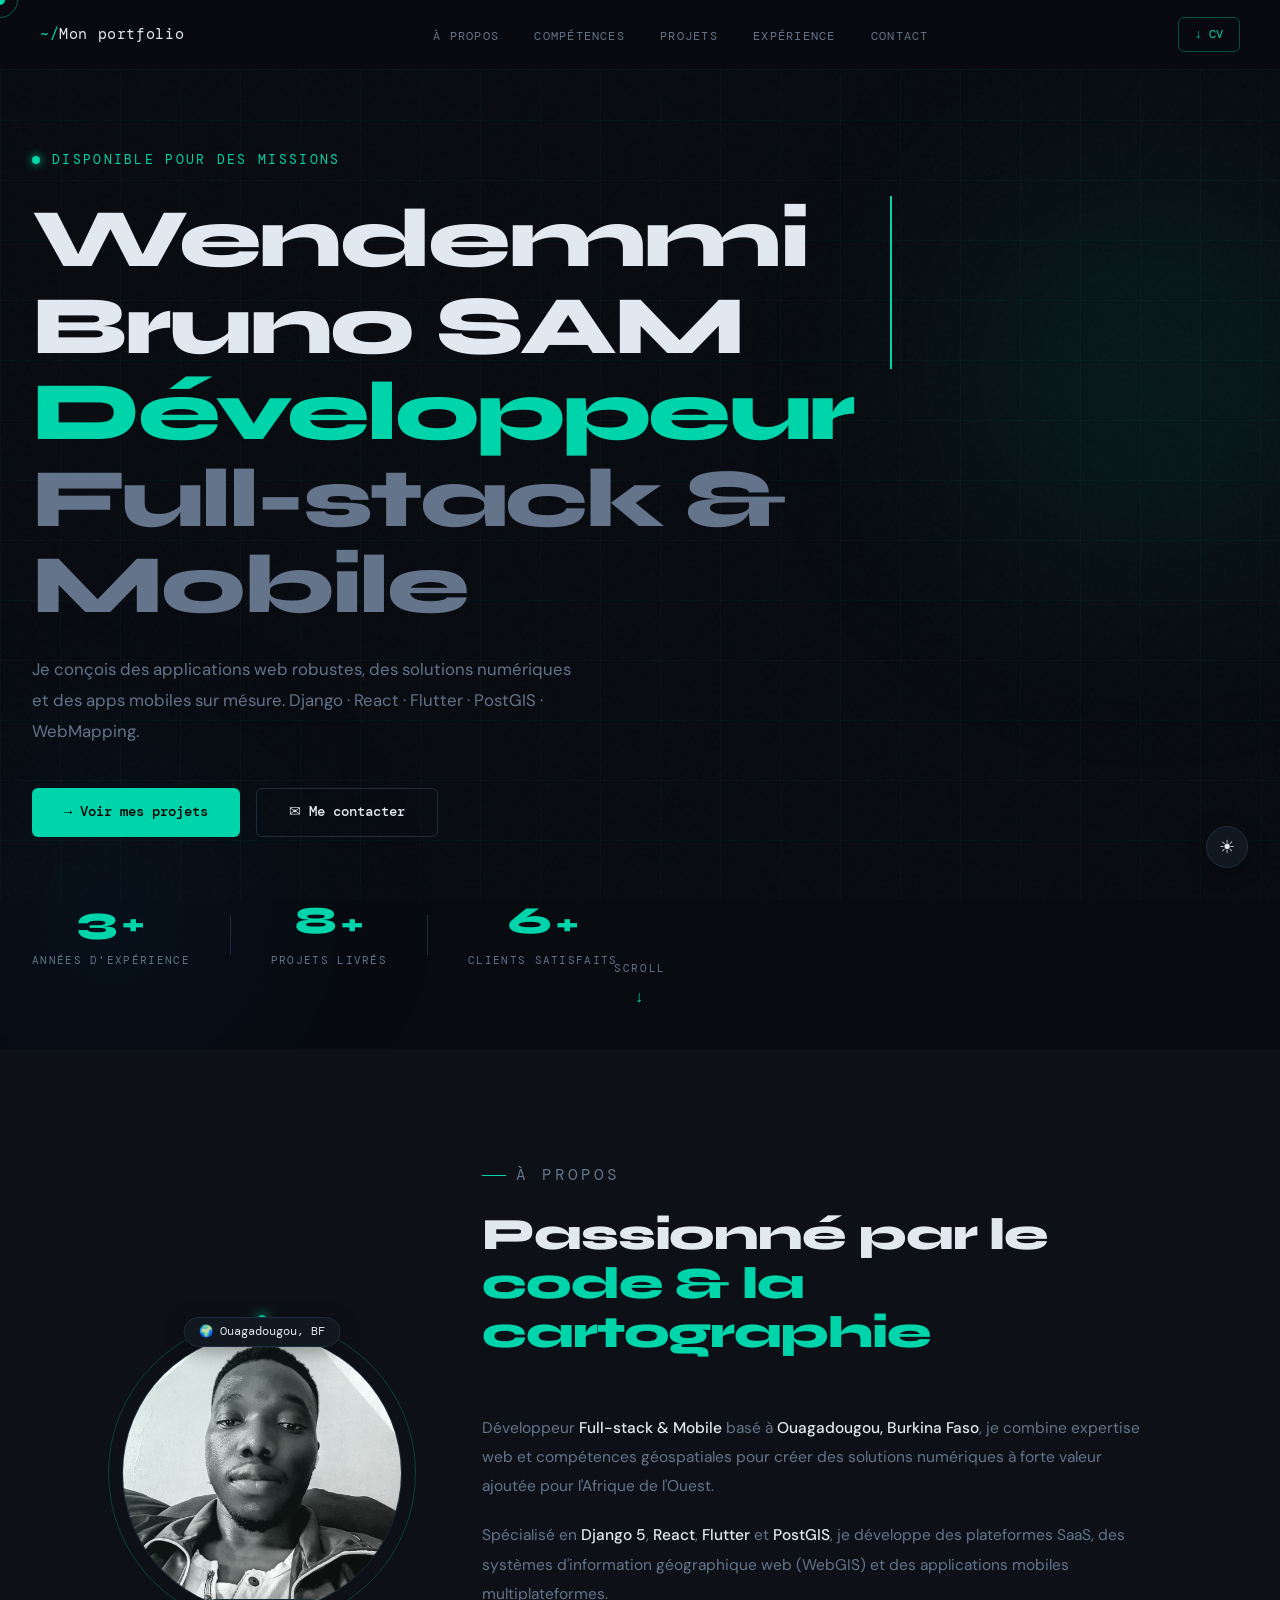
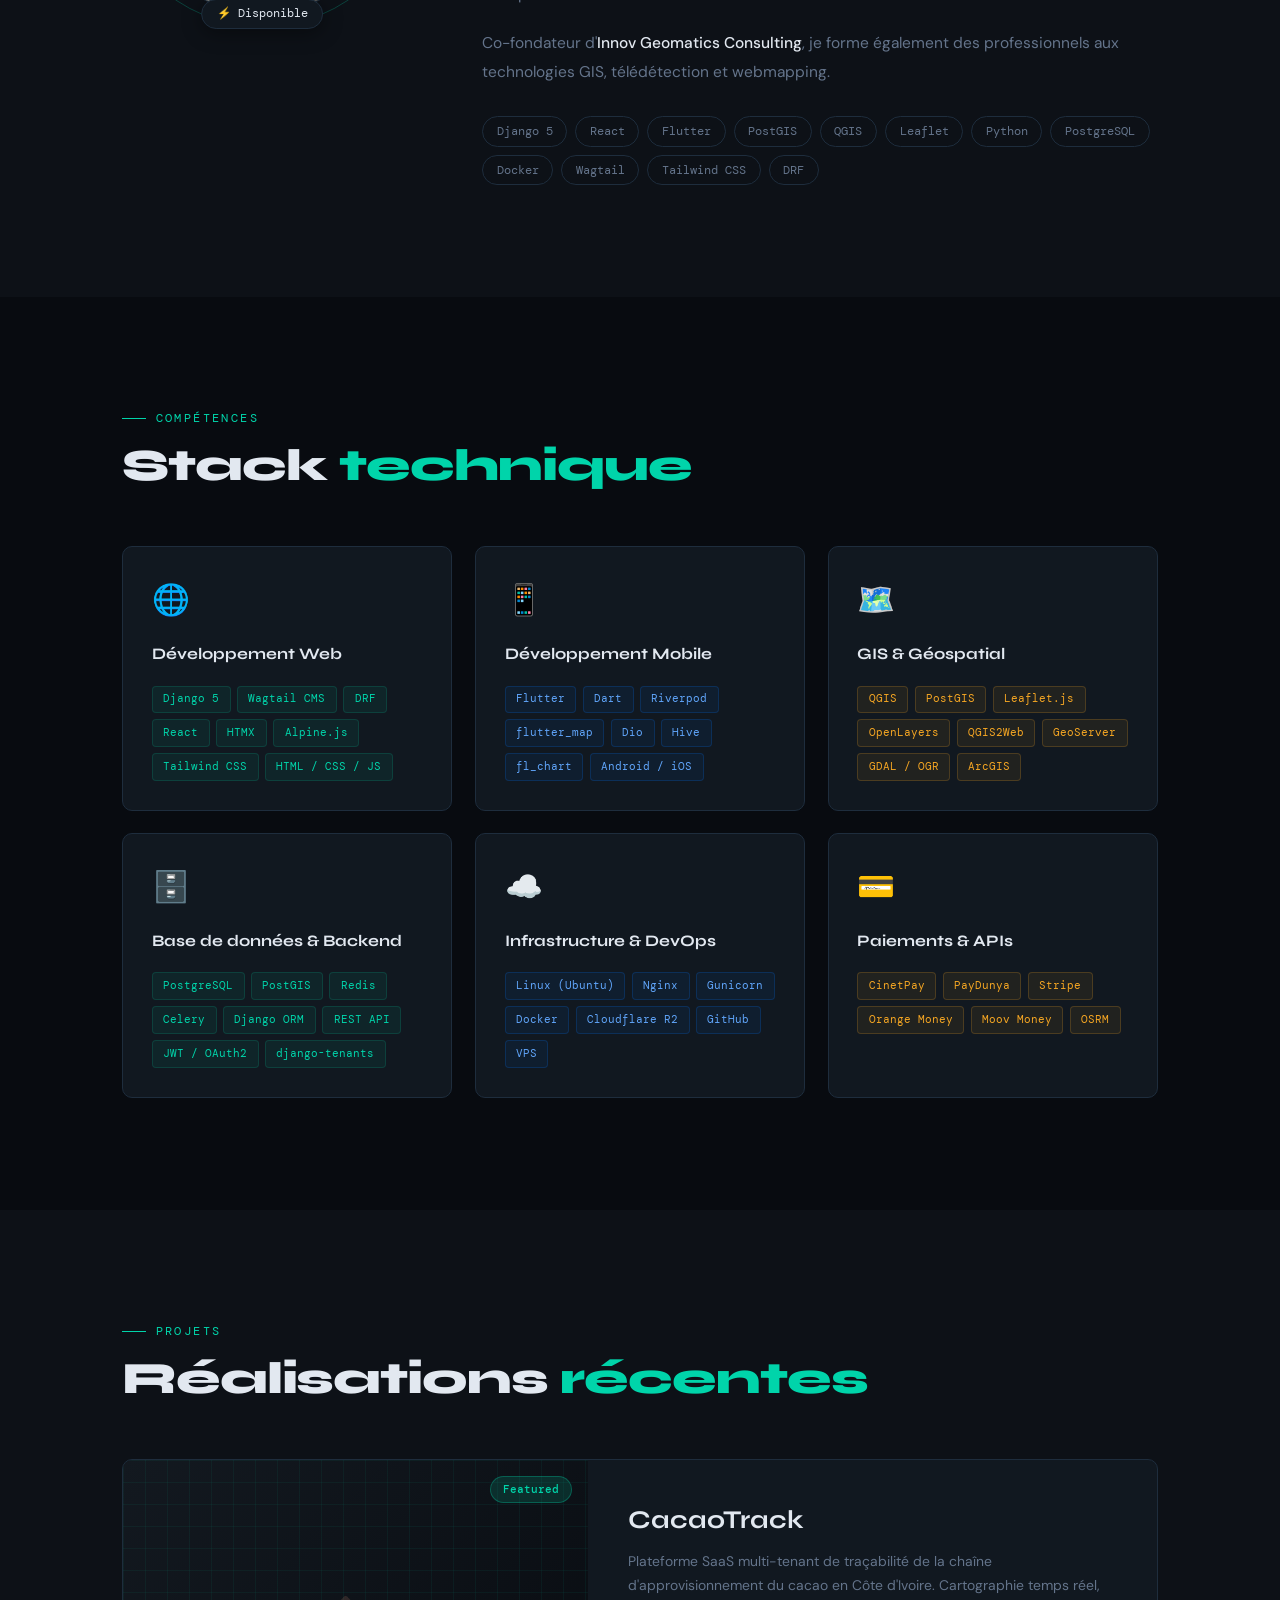
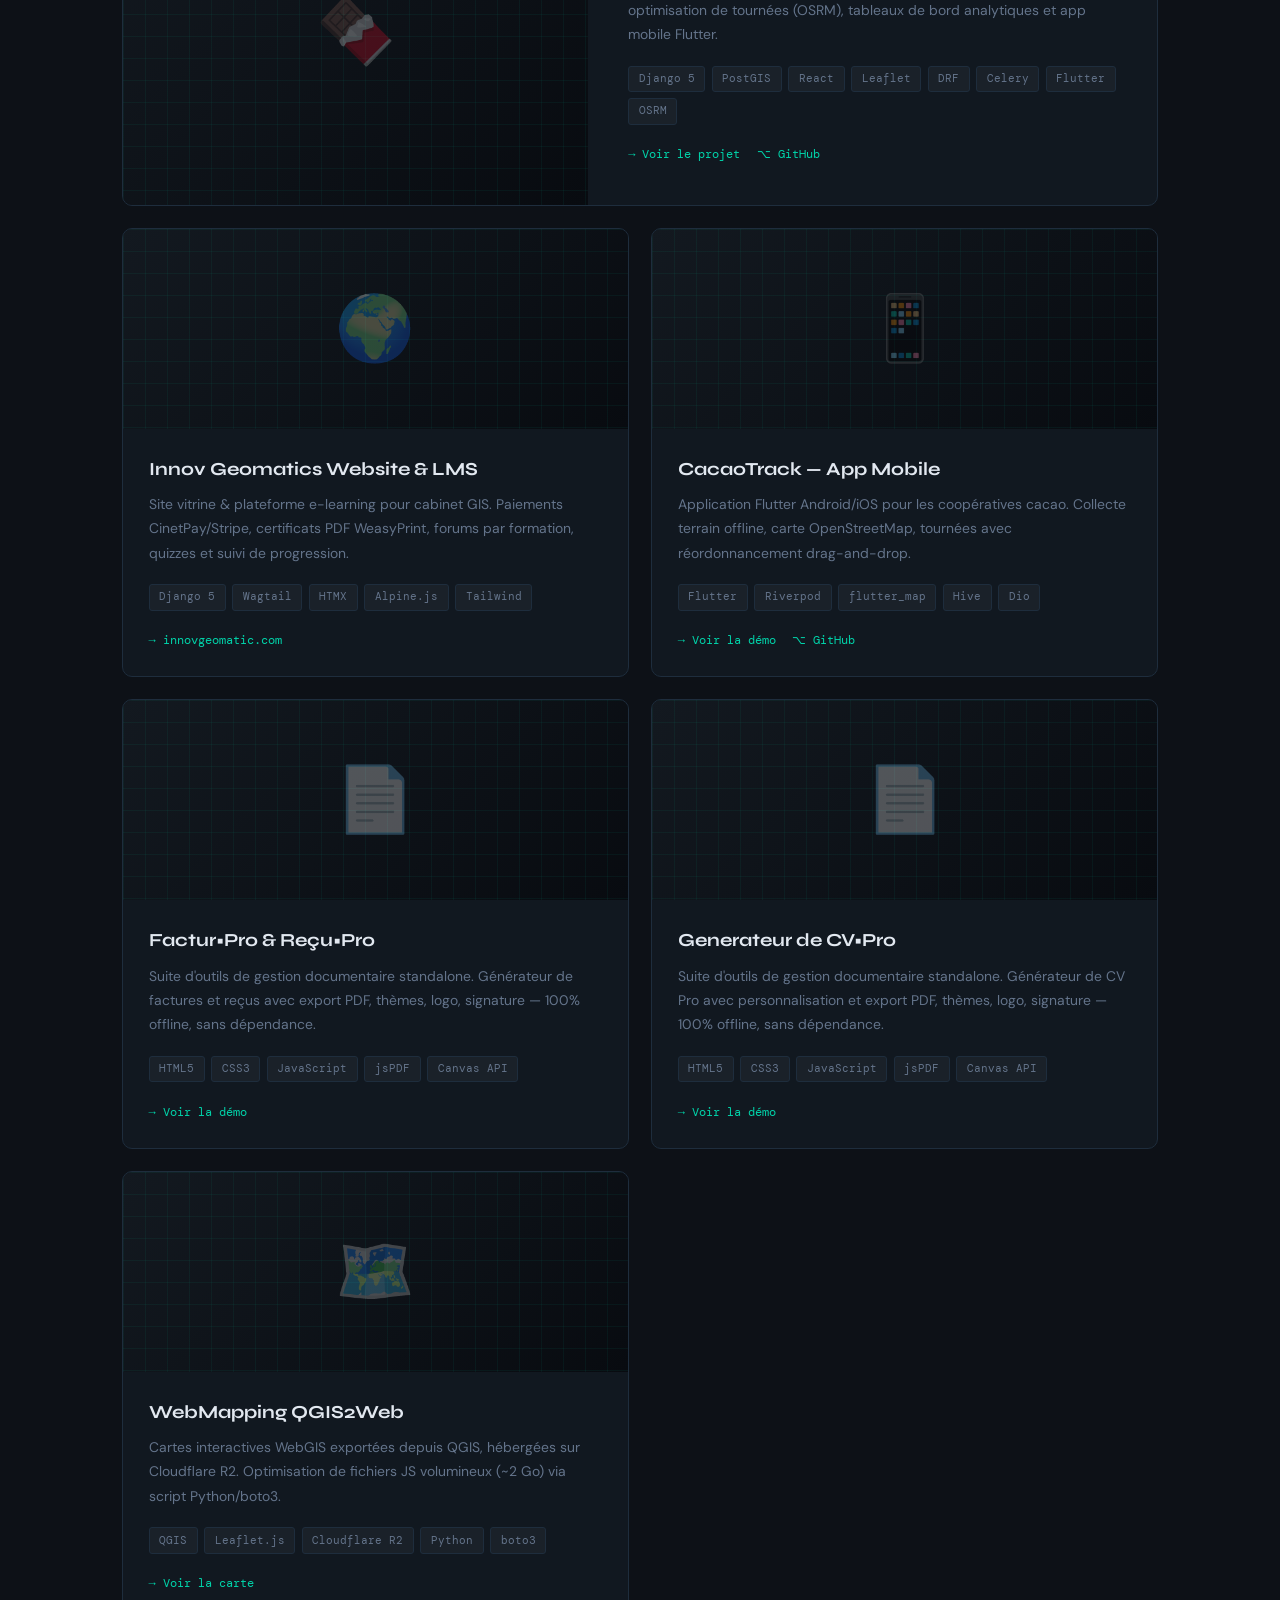
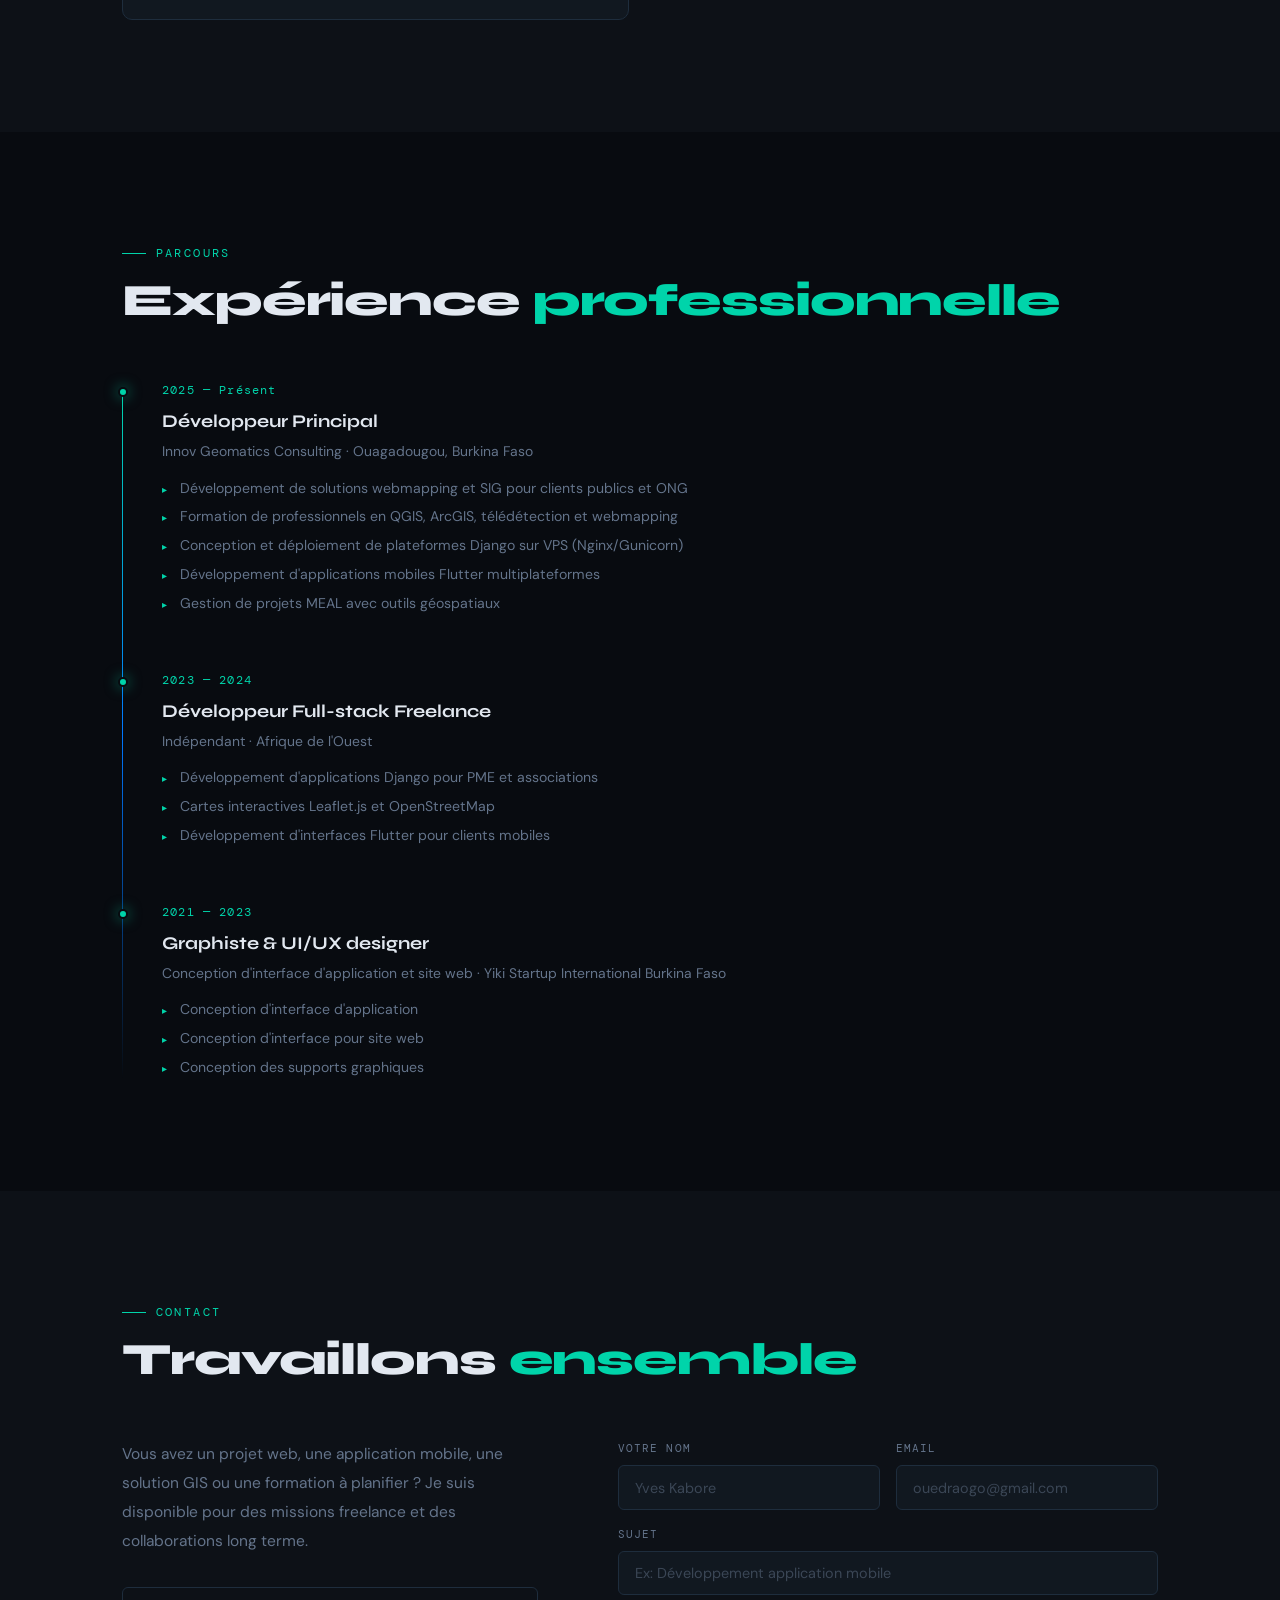
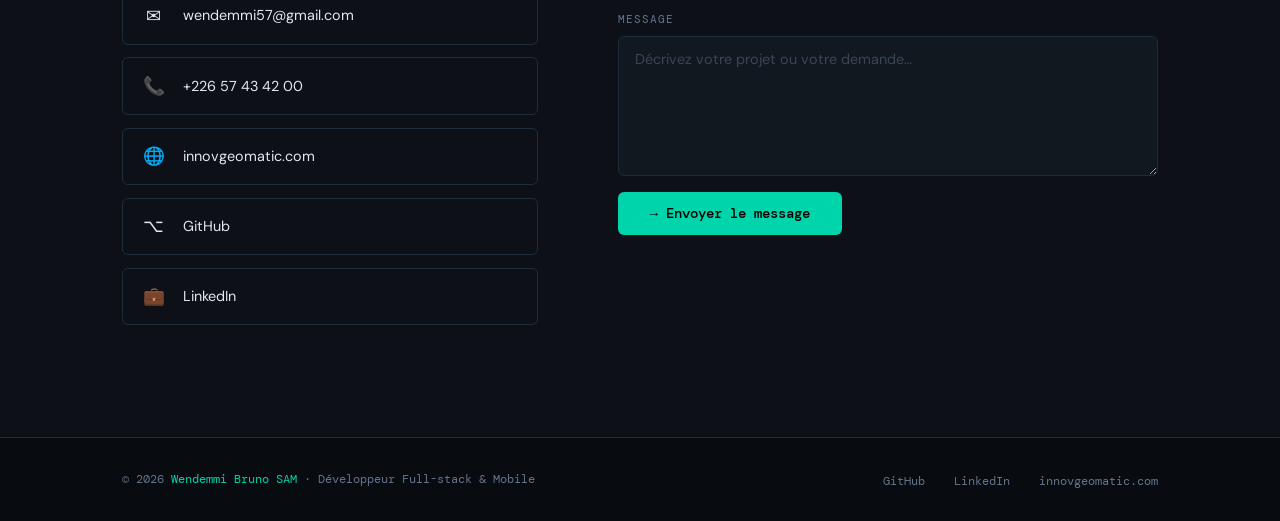
<file: index.html>
<!DOCTYPE html>
<html lang="fr">
<head>
  <meta charset="UTF-8">
  <meta name="viewport" content="width=device-width, initial-scale=1.0">
  <meta name="description" content="Portfolio de Wendemmi Bruno SAM  — Développeur Full-stack & Mobile basé à Ouagadougou, Burkina Faso.">
  <title>Wendemmi Bruno SAM — Développeur Full-stack & Mobile</title>

  <link rel="stylesheet" href="style.css">
</head>
<body>

  <!-- ════════════════════════════════
       CURSEUR PERSONNALISÉ (décoratif)
       ════════════════════════════════ -->
  <div class="cursor" id="cursor" aria-hidden="true"></div>
  <div class="cursor-ring" id="cursor-ring" aria-hidden="true"></div>

  <!-- ════════════════════════════════
       NAVIGATION
       ════════════════════════════════ -->
  <header>
    <nav class="navbar" role="navigation" aria-label="Navigation principale">

      <div class="nav-logo">
        <span class="nav-logo-prefix">~/</span>Mon portfolio
      </div>

      <button class="nav-toggle" id="nav-toggle" aria-label="Ouvrir le menu" aria-expanded="false">
        <span></span><span></span><span></span>
      </button>

      <ul class="nav-links" id="nav-links" role="list">
        <li><a href="#about">À propos</a></li>
        <li><a href="#skills">Compétences</a></li>
        <li><a href="#projects">Projets</a></li>
        <li><a href="#experience">Expérience</a></li>
        <li><a href="#contact">Contact</a></li>
      </ul>

      <a href="CV_Wendemmi_Bruno_SAM.pdf" class="nav-cta" download aria-label="Télécharger mon CV">
        ↓ CV
      </a>

    </nav>
  </header>

  <!-- ════════════════════════════════
       HERO
       ════════════════════════════════ -->
  <section id="hero" aria-label="Introduction">

    <!-- Éléments décoratifs de fond -->
    <div class="hero-glow hero-glow--right" aria-hidden="true"></div>
    <div class="hero-glow hero-glow--left" aria-hidden="true"></div>
    <div class="grid-bg" aria-hidden="true"></div>

    <div class="hero-content">

      <p class="hero-tag">
        <span class="hero-tag-dot" aria-hidden="true"></span>
        Disponible pour des missions
      </p>

      <h1 class="hero-title">
        <span class="hero-name">Wendemmi Bruno SAM </span>
        <span class="hero-role hero-role--accent">Développeur</span>
        <span class="hero-role hero-role--dim">Full-stack &amp; Mobile</span>
      </h1>

      <p class="hero-desc">
        Je conçois des applications web robustes, des solutions numériques
        et des apps mobiles sur mésure. Django · React · Flutter · PostGIS · WebMapping.
      </p>

      <div class="hero-btns">
        <a href="#projects" class="btn btn--primary">→ Voir mes projets</a>
        <a href="#contact" class="btn btn--outline">✉ Me contacter</a>
      </div>

      <div class="hero-stats" aria-label="Statistiques">
        <div class="stat">
          <span class="stat-num" id="counter-years" data-target="3">0</span>
          <span class="stat-suffix">+</span>
          <p class="stat-lbl">Années d'expérience</p>
        </div>
        <div class="stat-divider" aria-hidden="true"></div>
        <div class="stat">
          <span class="stat-num" id="counter-projects" data-target="08">0</span>
          <span class="stat-suffix">+</span>
          <p class="stat-lbl">Projets livrés</p>
        </div>
        <div class="stat-divider" aria-hidden="true"></div>
        <div class="stat">
          <span class="stat-num" id="counter-clients" data-target="6">0</span>
          <span class="stat-suffix">+</span>
          <p class="stat-lbl">Clients satisfaits</p>
        </div>
      </div>

    </div>

    <div class="scroll-hint" aria-hidden="true">
      <span>scroll</span>
      <span class="scroll-arrow">↓</span>
    </div>

  </section>

  <!-- ════════════════════════════════
       À PROPOS
       ════════════════════════════════ -->
  <section id="about" aria-labelledby="about-title">
    <div class="section-inner">

      <div class="about-grid">

        <!-- Avatar -->
        <div class="about-avatar-wrap">
          <div class="about-avatar" aria-label="Photo de profil">
            <div class="about-avatar-ring" aria-hidden="true"></div>
            <div class="about-avatar-inner">
              <img src="profil.jpg" alt="Wendemmi Bruno SAM">
              <span class="about-initials"></span>
            </div>
          </div>

          <!-- Badges flottants -->
          <div class="about-badge about-badge--top" aria-hidden="true">
            🌍 Ouagadougou, BF
          </div>
          <div class="about-badge about-badge--bottom" aria-hidden="true">
            ⚡ Disponible
          </div>
        </div>

        <!-- Texte -->
        <div class="about-text">
          <p class="section-tag" aria-hidden="true">À propos</p>
          <h2 class="section-title" id="about-title">
            Passionné par le <br>
            <span class="text-accent">code &amp; la cartographie</span>
          </h2>

          <p>
            Développeur <strong>Full-stack &amp; Mobile</strong> basé à
            <strong>Ouagadougou, Burkina Faso</strong>, je combine expertise web
            et compétences géospatiales pour créer des solutions numériques
            à forte valeur ajoutée pour l'Afrique de l'Ouest.
          </p>

          <p>
            Spécialisé en <strong>Django 5</strong>, <strong>React</strong>,
            <strong>Flutter</strong> et <strong>PostGIS</strong>, je développe
            des plateformes SaaS, des systèmes d'information géographique web (WebGIS)
            et des applications mobiles multiplateformes.
          </p>

          <p>
            Co-fondateur d'<strong>Innov Geomatics Consulting</strong>, je forme
            également des professionnels aux technologies GIS, télédétection et webmapping.
          </p>

          <!-- Chips de technologies -->
          <ul class="about-chips" aria-label="Technologies principales" role="list">
            <li class="chip">Django 5</li>
            <li class="chip">React</li>
            <li class="chip">Flutter</li>
            <li class="chip">PostGIS</li>
            <li class="chip">QGIS</li>
            <li class="chip">Leaflet</li>
            <li class="chip">Python</li>
            <li class="chip">PostgreSQL</li>
            <li class="chip">Docker</li>
            <li class="chip">Wagtail</li>
            <li class="chip">Tailwind CSS</li>
            <li class="chip">DRF</li>
          </ul>

        </div>
      </div>
    </div>
  </section>

  <!-- ════════════════════════════════
       COMPÉTENCES
       ════════════════════════════════ -->
  <section id="skills" aria-labelledby="skills-title">
    <div class="section-inner">

      <p class="section-tag" aria-hidden="true">Compétences</p>
      <h2 class="section-title" id="skills-title">Stack <span class="text-accent">technique</span></h2>

      <div class="skills-grid">

        <article class="skill-card" aria-label="Développement Web">
          <div class="skill-icon" aria-hidden="true">🌐</div>
          <h3 class="skill-name">Développement Web</h3>
          <ul class="skill-tags" role="list">
            <li class="skill-tag">Django 5</li>
            <li class="skill-tag">Wagtail CMS</li>
            <li class="skill-tag">DRF</li>
            <li class="skill-tag">React</li>
            <li class="skill-tag">HTMX</li>
            <li class="skill-tag">Alpine.js</li>
            <li class="skill-tag">Tailwind CSS</li>
            <li class="skill-tag">HTML / CSS / JS</li>
          </ul>
        </article>

        <article class="skill-card" aria-label="Développement Mobile">
          <div class="skill-icon" aria-hidden="true">📱</div>
          <h3 class="skill-name">Développement Mobile</h3>
          <ul class="skill-tags" role="list">
            <li class="skill-tag skill-tag--blue">Flutter</li>
            <li class="skill-tag skill-tag--blue">Dart</li>
            <li class="skill-tag skill-tag--blue">Riverpod</li>
            <li class="skill-tag skill-tag--blue">flutter_map</li>
            <li class="skill-tag skill-tag--blue">Dio</li>
            <li class="skill-tag skill-tag--blue">Hive</li>
            <li class="skill-tag skill-tag--blue">fl_chart</li>
            <li class="skill-tag skill-tag--blue">Android / iOS</li>
          </ul>
        </article>

        <article class="skill-card" aria-label="GIS et Géospatial">
          <div class="skill-icon" aria-hidden="true">🗺️</div>
          <h3 class="skill-name">GIS &amp; Géospatial</h3>
          <ul class="skill-tags" role="list">
            <li class="skill-tag skill-tag--gold">QGIS</li>
            <li class="skill-tag skill-tag--gold">PostGIS</li>
            <li class="skill-tag skill-tag--gold">Leaflet.js</li>
            <li class="skill-tag skill-tag--gold">OpenLayers</li>
            <li class="skill-tag skill-tag--gold">QGIS2Web</li>
            <li class="skill-tag skill-tag--gold">GeoServer</li>
            <li class="skill-tag skill-tag--gold">GDAL / OGR</li>
            <li class="skill-tag skill-tag--gold">ArcGIS</li>
          </ul>
        </article>

        <article class="skill-card" aria-label="Base de données et backend">
          <div class="skill-icon" aria-hidden="true">🗄️</div>
          <h3 class="skill-name">Base de données &amp; Backend</h3>
          <ul class="skill-tags" role="list">
            <li class="skill-tag">PostgreSQL</li>
            <li class="skill-tag">PostGIS</li>
            <li class="skill-tag">Redis</li>
            <li class="skill-tag">Celery</li>
            <li class="skill-tag">Django ORM</li>
            <li class="skill-tag">REST API</li>
            <li class="skill-tag">JWT / OAuth2</li>
            <li class="skill-tag">django-tenants</li>
          </ul>
        </article>

        <article class="skill-card" aria-label="Infrastructure et DevOps">
          <div class="skill-icon" aria-hidden="true">☁️</div>
          <h3 class="skill-name">Infrastructure &amp; DevOps</h3>
          <ul class="skill-tags" role="list">
            <li class="skill-tag skill-tag--blue">Linux (Ubuntu)</li>
            <li class="skill-tag skill-tag--blue">Nginx</li>
            <li class="skill-tag skill-tag--blue">Gunicorn</li>
            <li class="skill-tag skill-tag--blue">Docker</li>
            <li class="skill-tag skill-tag--blue">Cloudflare R2</li>
            <li class="skill-tag skill-tag--blue">GitHub</li>
            <li class="skill-tag skill-tag--blue">VPS</li>
          </ul>
        </article>

        <article class="skill-card" aria-label="Paiements et intégrations">
          <div class="skill-icon" aria-hidden="true">💳</div>
          <h3 class="skill-name">Paiements &amp; APIs</h3>
          <ul class="skill-tags" role="list">
            <li class="skill-tag skill-tag--gold">CinetPay</li>
            <li class="skill-tag skill-tag--gold">PayDunya</li>
            <li class="skill-tag skill-tag--gold">Stripe</li>
            <li class="skill-tag skill-tag--gold">Orange Money</li>
            <li class="skill-tag skill-tag--gold">Moov Money</li>
            <li class="skill-tag skill-tag--gold">OSRM</li>
          </ul>
        </article>

      </div>
    </div>
  </section>

  <!-- ════════════════════════════════
       PROJETS
       ════════════════════════════════ -->
  <section id="projects" aria-labelledby="projects-title">
    <div class="section-inner">

      <p class="section-tag" aria-hidden="true">Projets</p>
      <h2 class="section-title" id="projects-title">
        Réalisations <span class="text-accent">récentes</span>
      </h2>

      <div class="projects-grid">

        <!-- Projet featured -->
        <article class="proj-card proj-card--featured" aria-label="Projet CacaoTrack">
          <div class="proj-visual" aria-hidden="true">
            <div class="proj-visual-pattern"></div>
            <span class="proj-visual-icon">🍫</span>
            <span class="proj-badge">Featured</span>
          </div>
          <div class="proj-body">
            <h3 class="proj-name">CacaoTrack</h3>
            <p class="proj-desc">
              Plateforme SaaS multi-tenant de traçabilité de la chaîne d'approvisionnement
              du cacao en Côte d'Ivoire. Cartographie temps réel, optimisation de tournées
              (OSRM), tableaux de bord analytiques et app mobile Flutter.
            </p>
            <ul class="proj-stack" role="list" aria-label="Technologies utilisées">
              <li>Django 5</li>
              <li>PostGIS</li>
              <li>React</li>
              <li>Leaflet</li>
              <li>DRF</li>
              <li>Celery</li>
              <li>Flutter</li>
              <li>OSRM</li>
            </ul>
            <div class="proj-links">
              <a href="#" class="proj-link" aria-label="Voir le projet CacaoTrack">→ Voir le projet</a>
              <a href="#" class="proj-link" aria-label="Code source GitHub">⌥ GitHub</a>
            </div>
          </div>
        </article>

        <!-- Projet 2 -->
        <article class="proj-card" aria-label="Projet Innov Geomatics">
          <div class="proj-visual" aria-hidden="true">
            <div class="proj-visual-pattern"></div>
            <span class="proj-visual-icon">🌍</span>
          </div>
          <div class="proj-body">
            <h3 class="proj-name">Innov Geomatics Website &amp; LMS</h3>
            <p class="proj-desc">
              Site vitrine &amp; plateforme e-learning pour cabinet GIS.
              Paiements CinetPay/Stripe, certificats PDF WeasyPrint,
              forums par formation, quizzes et suivi de progression.
            </p>
            <ul class="proj-stack" role="list">
              <li>Django 5</li>
              <li>Wagtail</li>
              <li>HTMX</li>
              <li>Alpine.js</li>
              <li>Tailwind</li>
            </ul>
            <div class="proj-links">
              <a href="https://innovgeomatic.up.railway.app/" class="proj-link" target="_blank" rel="noopener">→ innovgeomatic.com</a>
            </div>
          </div>
        </article>

        <!-- Projet 3 -->
        <article class="proj-card" aria-label="Projet CacaoTrack Flutter App">
          <div class="proj-visual" aria-hidden="true">
            <div class="proj-visual-pattern"></div>
            <span class="proj-visual-icon">📱</span>
          </div>
          <div class="proj-body">
            <h3 class="proj-name">CacaoTrack — App Mobile</h3>
            <p class="proj-desc">
              Application Flutter Android/iOS pour les coopératives cacao.
              Collecte terrain offline, carte OpenStreetMap,
              tournées avec réordonnancement drag-and-drop.
            </p>
            <ul class="proj-stack" role="list">
              <li>Flutter</li>
              <li>Riverpod</li>
              <li>flutter_map</li>
              <li>Hive</li>
              <li>Dio</li>
            </ul>
            <div class="proj-links">
              <a href="#" class="proj-link">→ Voir la démo</a>
              <a href="#" class="proj-link">⌥ GitHub</a>
            </div>
          </div>
        </article>

        <!-- Projet 4 -->
        <article class="proj-card" aria-label="Projet Factur Pro">
          <div class="proj-visual" aria-hidden="true">
            <div class="proj-visual-pattern"></div>
            <span class="proj-visual-icon">📄</span>
          </div>
          <div class="proj-body">
            <h3 class="proj-name">Factur•Pro &amp; Reçu•Pro</h3>
            <p class="proj-desc">
              Suite d'outils de gestion documentaire standalone.
              Générateur de factures et reçus avec export PDF, thèmes,
              logo, signature — 100% offline, sans dépendance.
            </p>
            <ul class="proj-stack" role="list">
              <li>HTML5</li>
              <li>CSS3</li>
              <li>JavaScript</li>
              <li>jsPDF</li>
              <li>Canvas API</li>
            </ul>
            <div class="proj-links">
              <a href="generateurrecuspro.html" class="proj-link">→ Voir la démo</a>
            </div>
          </div>
        </article>

        <!-- Projet 5 -->
        <article class="proj-card" aria-label="Projet Factur Pro">
          <div class="proj-visual" aria-hidden="true">
            <div class="proj-visual-pattern"></div>
            <span class="proj-visual-icon">📄</span>
          </div>
          <div class="proj-body">
            <h3 class="proj-name">Generateur de CV•Pro</h3>
            <p class="proj-desc">
              Suite d'outils de gestion documentaire standalone.
              Générateur de CV Pro avec personnalisation et export PDF, thèmes,
              logo, signature — 100% offline, sans dépendance.
            </p>
            <ul class="proj-stack" role="list">
              <li>HTML5</li>
              <li>CSS3</li>
              <li>JavaScript</li>
              <li>jsPDF</li>
              <li>Canvas API</li>
            </ul>
            <div class="proj-links">
              <a href="CvGeneratorBySam.html" class="proj-link">→ Voir la démo</a>
            </div>
          </div>
        </article>

        <!-- Projet 6 -->
        <article class="proj-card" aria-label="Projet WebMapping">
          <div class="proj-visual" aria-hidden="true">
            <div class="proj-visual-pattern"></div>
            <span class="proj-visual-icon">🗺️</span>
          </div>
          <div class="proj-body">
            <h3 class="proj-name">WebMapping QGIS2Web</h3>
            <p class="proj-desc">
              Cartes interactives WebGIS exportées depuis QGIS,
              hébergées sur Cloudflare R2. Optimisation de fichiers
              JS volumineux (~2 Go) via script Python/boto3.
            </p>
            <ul class="proj-stack" role="list">
              <li>QGIS</li>
              <li>Leaflet.js</li>
              <li>Cloudflare R2</li>
              <li>Python</li>
              <li>boto3</li>
            </ul>
            <div class="proj-links">
              <a href="https://nignan14.github.io/kaya_webmap/memoire.html" class="proj-link">→ Voir la carte</a>
            </div>
          </div>
        </article>

      </div>
    </div>
  </section>

  <!-- ════════════════════════════════
       EXPÉRIENCE
       ════════════════════════════════ -->
  <section id="experience" aria-labelledby="exp-title">
    <div class="section-inner">

      <p class="section-tag" aria-hidden="true">Parcours</p>
      <h2 class="section-title" id="exp-title">
        Expérience <span class="text-accent">professionnelle</span>
      </h2>

      <ol class="timeline" aria-label="Parcours professionnel" reversed>

        <li class="tl-item">
          <div class="tl-dot" aria-hidden="true"></div>
          <time class="tl-period" datetime="2025">2025 — Présent</time>
          <h3 class="tl-role"><!--Co-fondateur &amp;--> Développeur Principal</h3>
          <p class="tl-org">Innov Geomatics Consulting · Ouagadougou, Burkina Faso</p>
          <ul class="tl-desc">
            <li>Développement de solutions webmapping et SIG pour clients publics et ONG</li>
            <li>Formation de professionnels en QGIS, ArcGIS, télédétection et webmapping</li>
            <li>Conception et déploiement de plateformes Django sur VPS (Nginx/Gunicorn)</li>
            <li>Développement d'applications mobiles Flutter multiplateformes</li>
            <li>Gestion de projets MEAL avec outils géospatiaux</li>
          </ul>
        </li>

        <li class="tl-item">
          <div class="tl-dot" aria-hidden="true"></div>
          <time class="tl-period" datetime="2023">2023 — 2024</time>
          <h3 class="tl-role">Développeur Full-stack Freelance</h3>
          <p class="tl-org">Indépendant · Afrique de l'Ouest</p>
          <ul class="tl-desc">
            <li>Développement d'applications Django pour PME et associations</li>
            <li>Cartes interactives Leaflet.js et OpenStreetMap</li>
            <li>Développement d'interfaces Flutter pour clients mobiles</li>
          </ul>
        </li>

        <li class="tl-item">
          <div class="tl-dot" aria-hidden="true"></div>
          <time class="tl-period" datetime="2021">2021 — 2023</time>
          <h3 class="tl-role">Graphiste &amp; UI/UX designer</h3>
          <p class="tl-org">Conception d'interface d'application et site web · Yiki Startup International Burkina Faso</p>
          <ul class="tl-desc">
            <li>Conception d'interface d'application</li>
            <li>Conception d'interface pour site web</li>
            <li>Conception des supports graphiques</li>
          </ul>
        </li>

      </ol>
    </div>
  </section>

  <!-- ════════════════════════════════
       CONTACT
       ════════════════════════════════ -->
  <section id="contact" aria-labelledby="contact-title">
    <div class="section-inner">

      <p class="section-tag" aria-hidden="true">Contact</p>
      <h2 class="section-title" id="contact-title">
        Travaillons <span class="text-accent">ensemble</span>
      </h2>

      <div class="contact-grid">

        <!-- Infos de contact -->
        <div class="contact-info">
          <p>
            Vous avez un projet web, une application mobile, une solution GIS
            ou une formation à planifier ? Je suis disponible pour des missions
            freelance et des collaborations long terme.
          </p>

          <ul class="contact-links" role="list">
            <li>
              <a href="mailto:wendemmi57@gmail.com" class="contact-link">
                <span class="contact-link-icon" aria-hidden="true">✉</span>
                <span>wendemmi57@gmail.com</span>
              </a>
            </li>
            <li>
              <a href="tel:+22657434200" class="contact-link">
                <span class="contact-link-icon" aria-hidden="true">📞</span>
                <span>+226 57 43 42 00</span>
              </a>
            </li>
            <li>
              <a href="https://innovgeomatic.com" class="contact-link" target="_blank" rel="noopener">
                <span class="contact-link-icon" aria-hidden="true">🌐</span>
                <span>innovgeomatic.com</span>
              </a>
            </li>
            <li>
              <a href="https://github.com/" class="contact-link" target="_blank" rel="noopener">
                <span class="contact-link-icon" aria-hidden="true">⌥</span>
                <span>GitHub</span>
              </a>
            </li>
            <li>
              <a href="https://linkedin.com/" class="contact-link" target="_blank" rel="noopener">
                <span class="contact-link-icon" aria-hidden="true">💼</span>
                <span>LinkedIn</span>
              </a>
            </li>
          </ul>
        </div>

        <!-- Formulaire -->
        <div class="contact-form-wrap">
          <form class="contact-form" id="contact-form" novalidate>

            <div class="form-row">
              <div class="form-group">
                <label class="form-label" for="form-name">Votre nom</label>
                <input
                  class="form-input"
                  type="text"
                  id="form-name"
                  name="name"
                  placeholder="Yves Kabore"
                  autocomplete="name"
                  required>
              </div>
              <div class="form-group">
                <label class="form-label" for="form-email">Email</label>
                <input
                  class="form-input"
                  type="email"
                  id="form-email"
                  name="email"
                  placeholder="ouedraogo@gmail.com"
                  autocomplete="email"
                  required>
              </div>
            </div>

            <div class="form-group">
              <label class="form-label" for="form-subject">Sujet</label>
              <input
                class="form-input"
                type="text"
                id="form-subject"
                name="subject"
                placeholder="Ex: Développement application mobile">
            </div>

            <div class="form-group">
              <label class="form-label" for="form-message">Message</label>
              <textarea
                class="form-textarea"
                id="form-message"
                name="message"
                rows="5"
                placeholder="Décrivez votre projet ou votre demande…"
                required></textarea>
            </div>

            <button type="submit" class="btn btn--primary form-submit" id="form-btn">
              → Envoyer le message
            </button>

            <p class="form-feedback" id="form-feedback" role="status" aria-live="polite"></p>

          </form>
        </div>

      </div>
    </div>
  </section>

  <!-- ════════════════════════════════
       FOOTER
       ════════════════════════════════ -->
  <footer>
    <div class="footer-inner">

      <p class="footer-copy">
        © 2026 <span class="text-accent">Wendemmi Bruno SAM</span>
        · Développeur Full-stack &amp; Mobile
      </p>

      <nav aria-label="Liens réseaux sociaux">
        <ul class="footer-social" role="list">
          <li><a href="https://github.com/" target="_blank" rel="noopener">GitHub</a></li>
          <li><a href="https://linkedin.com/" target="_blank" rel="noopener">LinkedIn</a></li>
          <li><a href="https://innovgeomatic.com" target="_blank" rel="noopener">innovgeomatic.com</a></li>
        </ul>
      </nav>

    </div>
  </footer>

  
  <script src="main.js"></script>

</body>
</html>
</file>
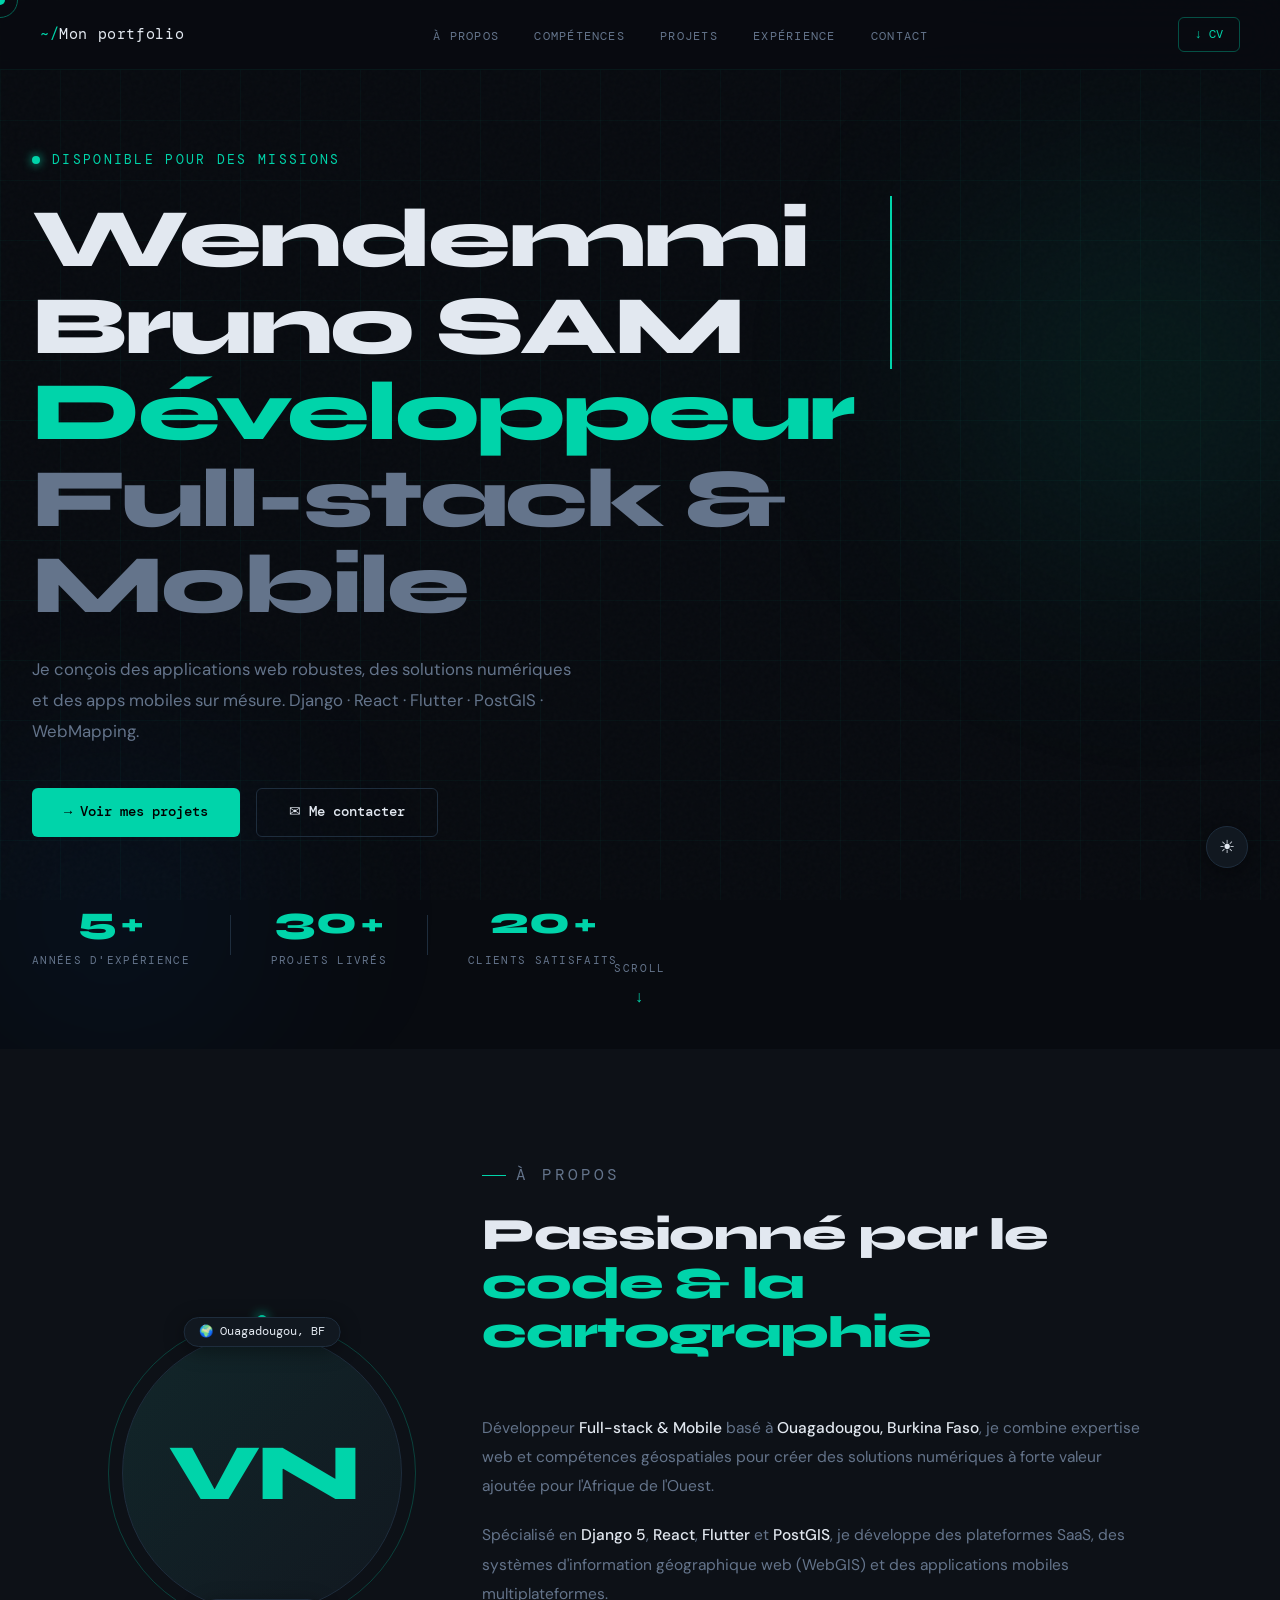
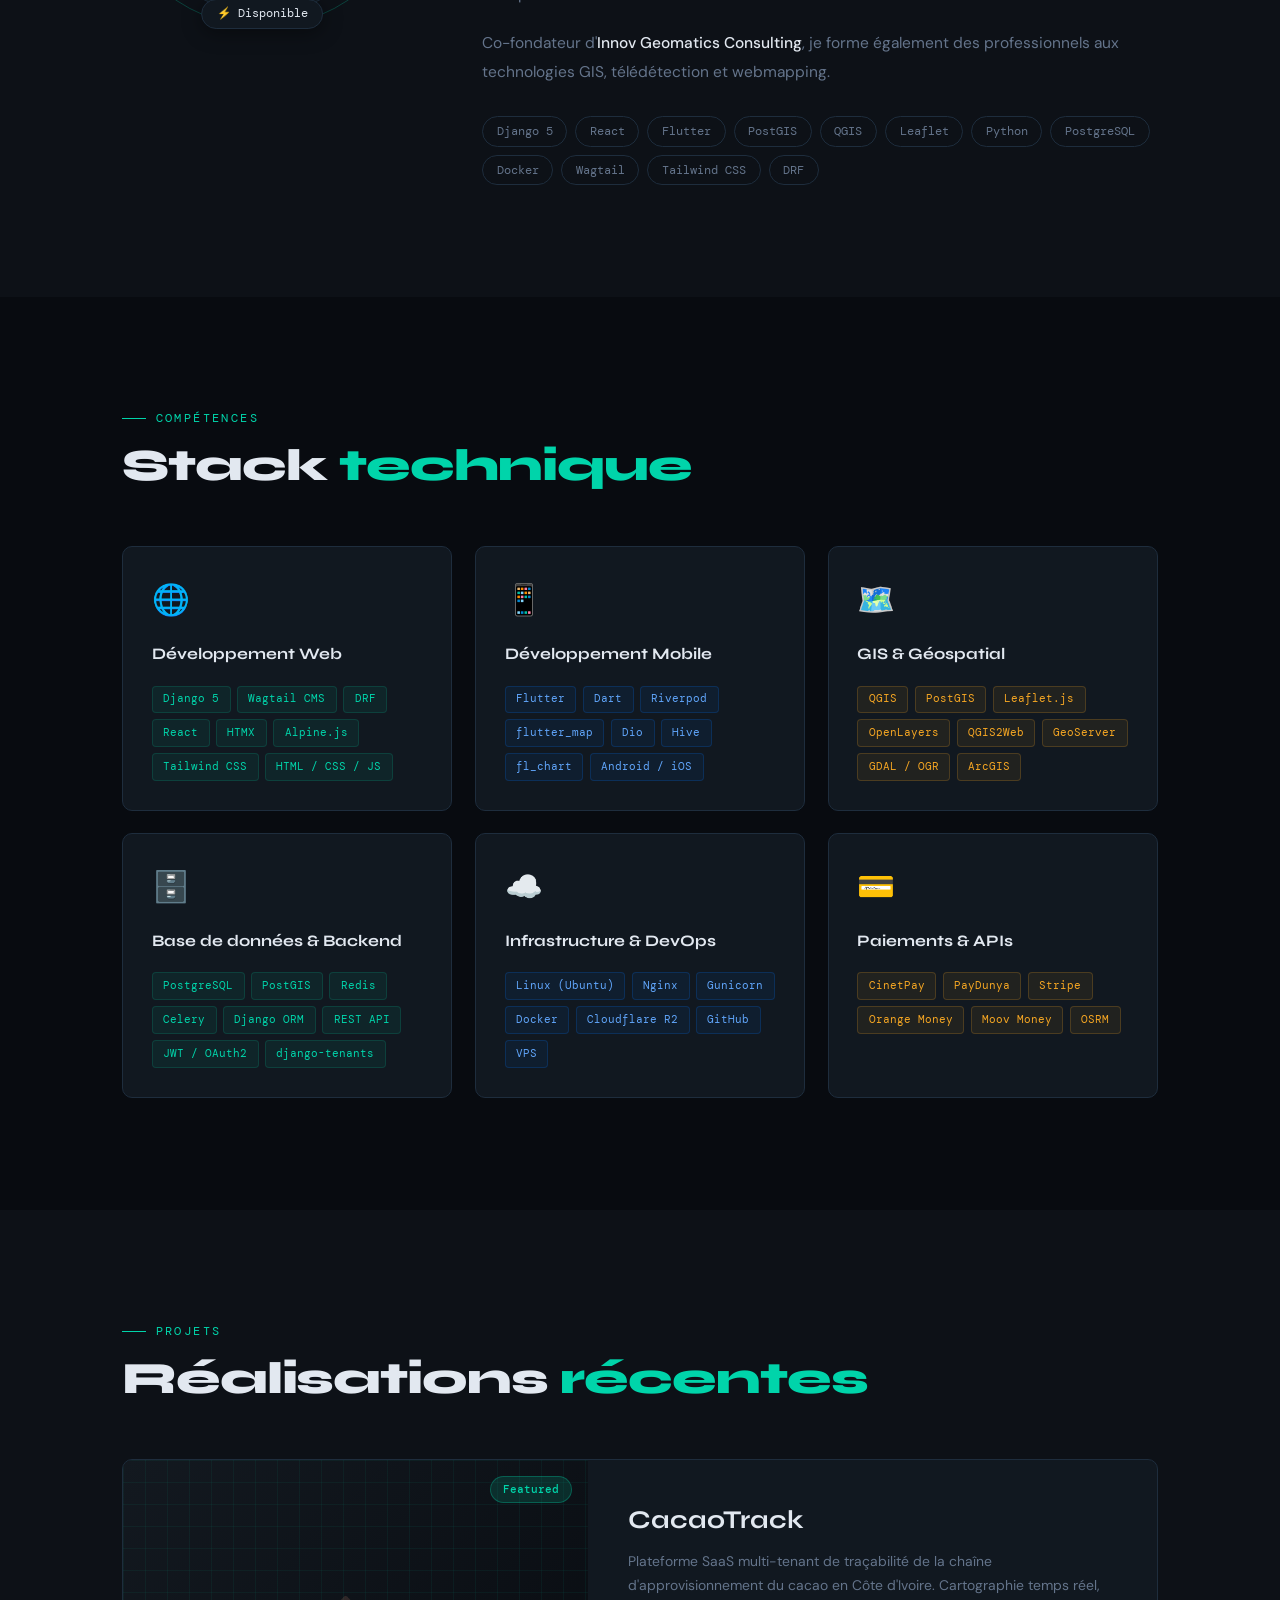
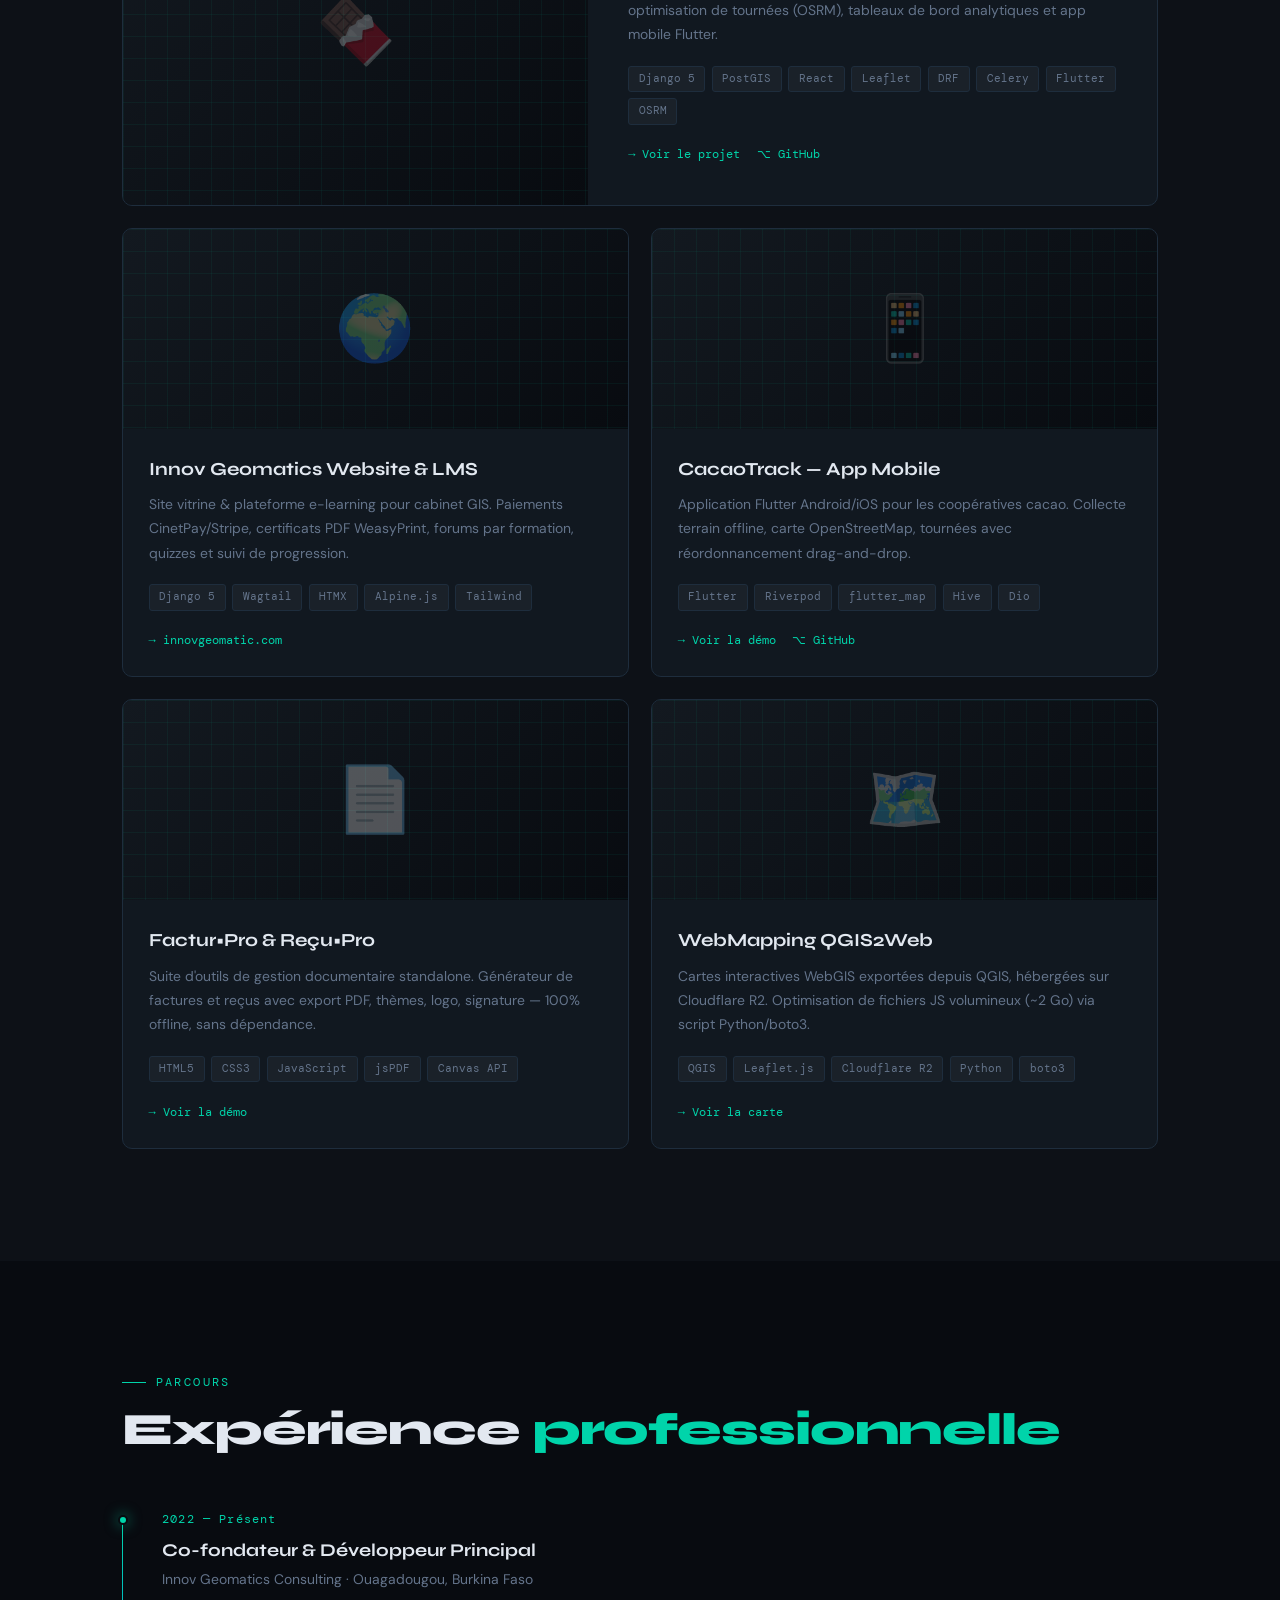
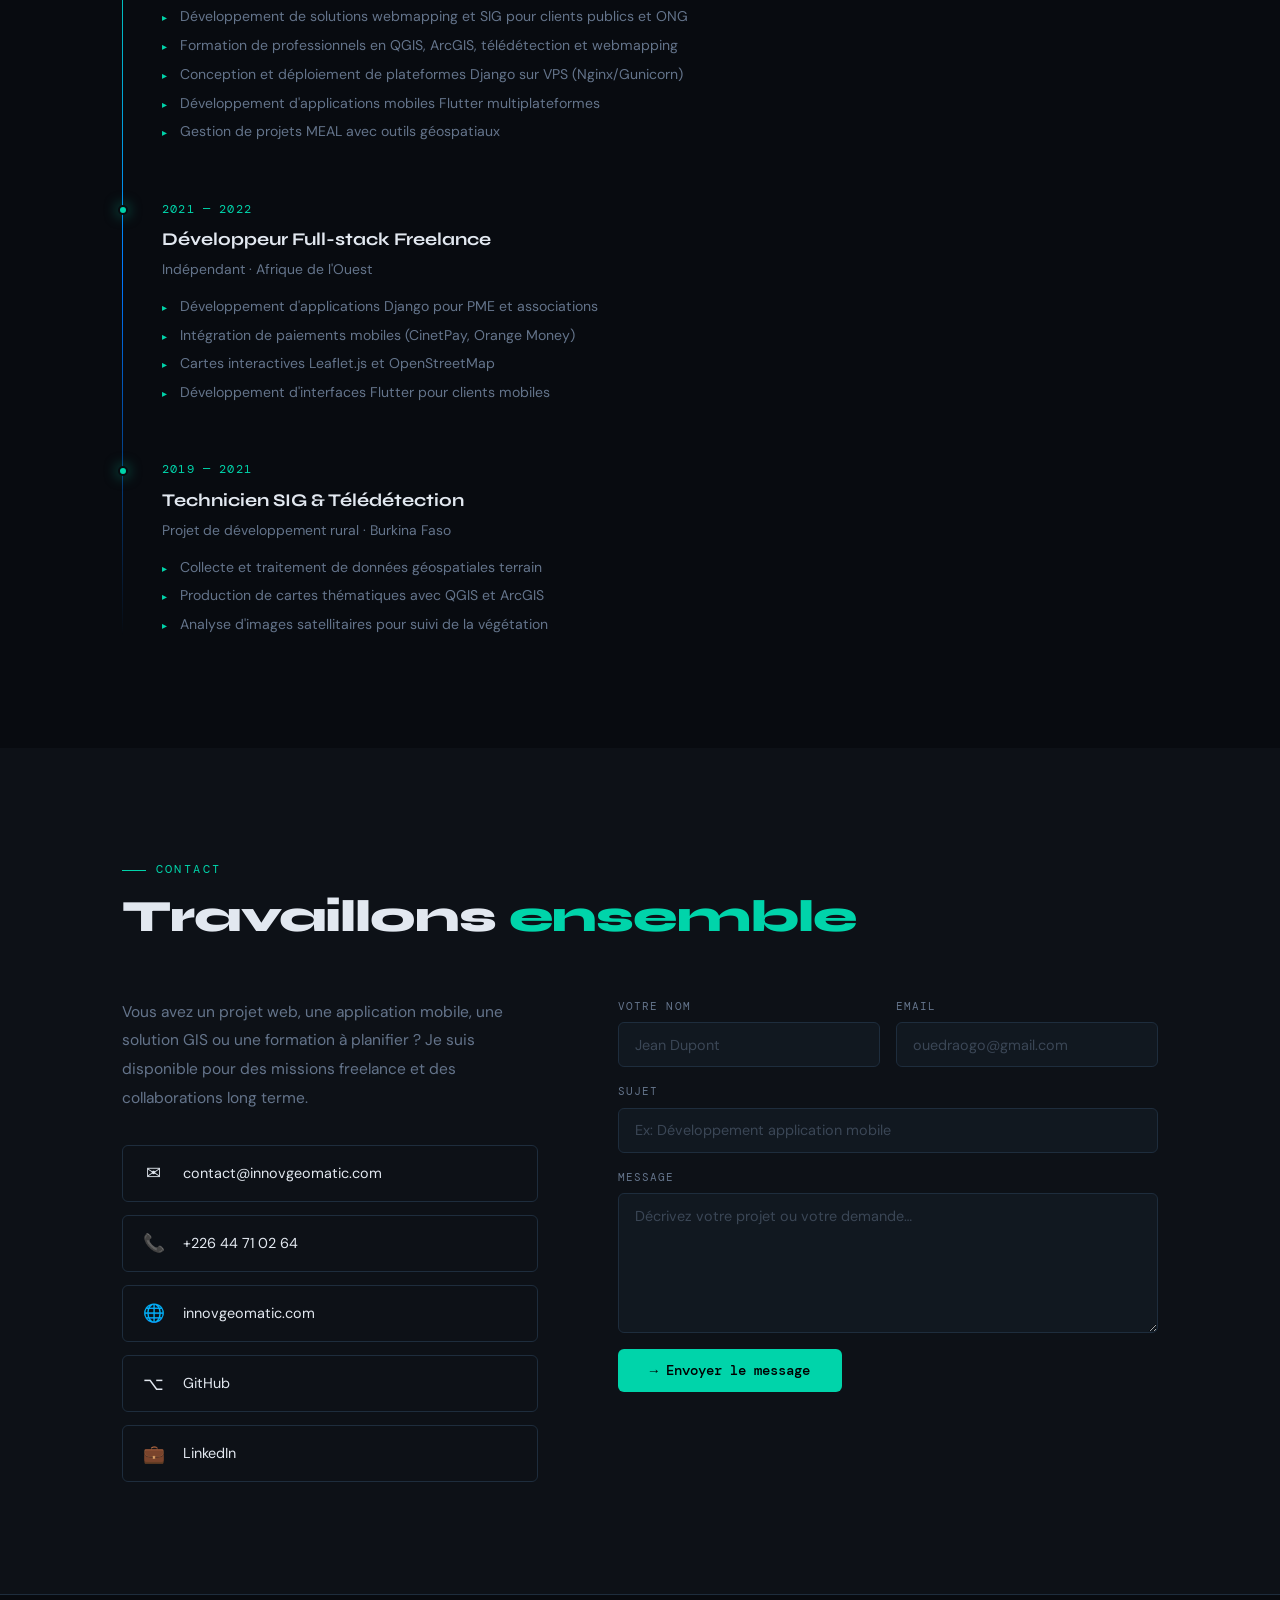
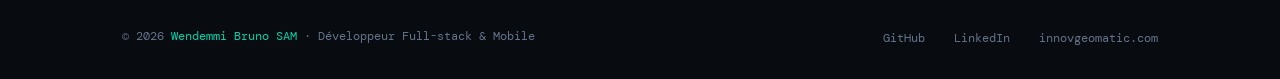
<file: fortefolio.html>
<!DOCTYPE html>
<html lang="fr">
<head>
  <meta charset="UTF-8">
  <meta name="viewport" content="width=device-width, initial-scale=1.0">
  <meta name="description" content="Portfolio de Wendemmi Bruno SAM  — Développeur Full-stack & Mobile basé à Ouagadougou, Burkina Faso.">
  <title>Wendemmi Bruno SAM — Développeur Full-stack & Mobile</title>

  <link rel="stylesheet" href="style.css">
</head>
<body>

  <!-- ════════════════════════════════
       CURSEUR PERSONNALISÉ (décoratif)
       ════════════════════════════════ -->
  <div class="cursor" id="cursor" aria-hidden="true"></div>
  <div class="cursor-ring" id="cursor-ring" aria-hidden="true"></div>

  <!-- ════════════════════════════════
       NAVIGATION
       ════════════════════════════════ -->
  <header>
    <nav class="navbar" role="navigation" aria-label="Navigation principale">

      <div class="nav-logo">
        <span class="nav-logo-prefix">~/</span>Mon portfolio
      </div>

      <button class="nav-toggle" id="nav-toggle" aria-label="Ouvrir le menu" aria-expanded="false">
        <span></span><span></span><span></span>
      </button>

      <ul class="nav-links" id="nav-links" role="list">
        <li><a href="#about">À propos</a></li>
        <li><a href="#skills">Compétences</a></li>
        <li><a href="#projects">Projets</a></li>
        <li><a href="#experience">Expérience</a></li>
        <li><a href="#contact">Contact</a></li>
      </ul>

      <a href="cv.pdf" class="nav-cta" download aria-label="Télécharger mon CV">
        ↓ CV
      </a>

    </nav>
  </header>

  <!-- ════════════════════════════════
       HERO
       ════════════════════════════════ -->
  <section id="hero" aria-label="Introduction">

    <!-- Éléments décoratifs de fond -->
    <div class="hero-glow hero-glow--right" aria-hidden="true"></div>
    <div class="hero-glow hero-glow--left" aria-hidden="true"></div>
    <div class="grid-bg" aria-hidden="true"></div>

    <div class="hero-content">

      <p class="hero-tag">
        <span class="hero-tag-dot" aria-hidden="true"></span>
        Disponible pour des missions
      </p>

      <h1 class="hero-title">
        <span class="hero-name">Wendemmi Bruno SAM </span>
        <span class="hero-role hero-role--accent">Développeur</span>
        <span class="hero-role hero-role--dim">Full-stack &amp; Mobile</span>
      </h1>

      <p class="hero-desc">
        Je conçois des applications web robustes, des solutions numériques
        et des apps mobiles sur mésure. Django · React · Flutter · PostGIS · WebMapping.
      </p>

      <div class="hero-btns">
        <a href="#projects" class="btn btn--primary">→ Voir mes projets</a>
        <a href="#contact" class="btn btn--outline">✉ Me contacter</a>
      </div>

      <div class="hero-stats" aria-label="Statistiques">
        <div class="stat">
          <span class="stat-num" id="counter-years" data-target="5">0</span>
          <span class="stat-suffix">+</span>
          <p class="stat-lbl">Années d'expérience</p>
        </div>
        <div class="stat-divider" aria-hidden="true"></div>
        <div class="stat">
          <span class="stat-num" id="counter-projects" data-target="30">0</span>
          <span class="stat-suffix">+</span>
          <p class="stat-lbl">Projets livrés</p>
        </div>
        <div class="stat-divider" aria-hidden="true"></div>
        <div class="stat">
          <span class="stat-num" id="counter-clients" data-target="20">0</span>
          <span class="stat-suffix">+</span>
          <p class="stat-lbl">Clients satisfaits</p>
        </div>
      </div>

    </div>

    <div class="scroll-hint" aria-hidden="true">
      <span>scroll</span>
      <span class="scroll-arrow">↓</span>
    </div>

  </section>

  <!-- ════════════════════════════════
       À PROPOS
       ════════════════════════════════ -->
  <section id="about" aria-labelledby="about-title">
    <div class="section-inner">

      <div class="about-grid">

        <!-- Avatar -->
        <div class="about-avatar-wrap">
          <div class="about-avatar" aria-label="Photo de profil">
            <div class="about-avatar-ring" aria-hidden="true"></div>
            <div class="about-avatar-inner">
              <!-- Remplacer par <img src="photo.jpg" alt="Wendemmi Bruno SAM"> si vous avez une photo -->
              <span class="about-initials">VN</span>
            </div>
          </div>

          <!-- Badges flottants -->
          <div class="about-badge about-badge--top" aria-hidden="true">
            🌍 Ouagadougou, BF
          </div>
          <div class="about-badge about-badge--bottom" aria-hidden="true">
            ⚡ Disponible
          </div>
        </div>

        <!-- Texte -->
        <div class="about-text">
          <p class="section-tag" aria-hidden="true">À propos</p>
          <h2 class="section-title" id="about-title">
            Passionné par le <br>
            <span class="text-accent">code &amp; la cartographie</span>
          </h2>

          <p>
            Développeur <strong>Full-stack &amp; Mobile</strong> basé à
            <strong>Ouagadougou, Burkina Faso</strong>, je combine expertise web
            et compétences géospatiales pour créer des solutions numériques
            à forte valeur ajoutée pour l'Afrique de l'Ouest.
          </p>

          <p>
            Spécialisé en <strong>Django 5</strong>, <strong>React</strong>,
            <strong>Flutter</strong> et <strong>PostGIS</strong>, je développe
            des plateformes SaaS, des systèmes d'information géographique web (WebGIS)
            et des applications mobiles multiplateformes.
          </p>

          <p>
            Co-fondateur d'<strong>Innov Geomatics Consulting</strong>, je forme
            également des professionnels aux technologies GIS, télédétection et webmapping.
          </p>

          <!-- Chips de technologies -->
          <ul class="about-chips" aria-label="Technologies principales" role="list">
            <li class="chip">Django 5</li>
            <li class="chip">React</li>
            <li class="chip">Flutter</li>
            <li class="chip">PostGIS</li>
            <li class="chip">QGIS</li>
            <li class="chip">Leaflet</li>
            <li class="chip">Python</li>
            <li class="chip">PostgreSQL</li>
            <li class="chip">Docker</li>
            <li class="chip">Wagtail</li>
            <li class="chip">Tailwind CSS</li>
            <li class="chip">DRF</li>
          </ul>

        </div>
      </div>
    </div>
  </section>

  <!-- ════════════════════════════════
       COMPÉTENCES
       ════════════════════════════════ -->
  <section id="skills" aria-labelledby="skills-title">
    <div class="section-inner">

      <p class="section-tag" aria-hidden="true">Compétences</p>
      <h2 class="section-title" id="skills-title">Stack <span class="text-accent">technique</span></h2>

      <div class="skills-grid">

        <article class="skill-card" aria-label="Développement Web">
          <div class="skill-icon" aria-hidden="true">🌐</div>
          <h3 class="skill-name">Développement Web</h3>
          <ul class="skill-tags" role="list">
            <li class="skill-tag">Django 5</li>
            <li class="skill-tag">Wagtail CMS</li>
            <li class="skill-tag">DRF</li>
            <li class="skill-tag">React</li>
            <li class="skill-tag">HTMX</li>
            <li class="skill-tag">Alpine.js</li>
            <li class="skill-tag">Tailwind CSS</li>
            <li class="skill-tag">HTML / CSS / JS</li>
          </ul>
        </article>

        <article class="skill-card" aria-label="Développement Mobile">
          <div class="skill-icon" aria-hidden="true">📱</div>
          <h3 class="skill-name">Développement Mobile</h3>
          <ul class="skill-tags" role="list">
            <li class="skill-tag skill-tag--blue">Flutter</li>
            <li class="skill-tag skill-tag--blue">Dart</li>
            <li class="skill-tag skill-tag--blue">Riverpod</li>
            <li class="skill-tag skill-tag--blue">flutter_map</li>
            <li class="skill-tag skill-tag--blue">Dio</li>
            <li class="skill-tag skill-tag--blue">Hive</li>
            <li class="skill-tag skill-tag--blue">fl_chart</li>
            <li class="skill-tag skill-tag--blue">Android / iOS</li>
          </ul>
        </article>

        <article class="skill-card" aria-label="GIS et Géospatial">
          <div class="skill-icon" aria-hidden="true">🗺️</div>
          <h3 class="skill-name">GIS &amp; Géospatial</h3>
          <ul class="skill-tags" role="list">
            <li class="skill-tag skill-tag--gold">QGIS</li>
            <li class="skill-tag skill-tag--gold">PostGIS</li>
            <li class="skill-tag skill-tag--gold">Leaflet.js</li>
            <li class="skill-tag skill-tag--gold">OpenLayers</li>
            <li class="skill-tag skill-tag--gold">QGIS2Web</li>
            <li class="skill-tag skill-tag--gold">GeoServer</li>
            <li class="skill-tag skill-tag--gold">GDAL / OGR</li>
            <li class="skill-tag skill-tag--gold">ArcGIS</li>
          </ul>
        </article>

        <article class="skill-card" aria-label="Base de données et backend">
          <div class="skill-icon" aria-hidden="true">🗄️</div>
          <h3 class="skill-name">Base de données &amp; Backend</h3>
          <ul class="skill-tags" role="list">
            <li class="skill-tag">PostgreSQL</li>
            <li class="skill-tag">PostGIS</li>
            <li class="skill-tag">Redis</li>
            <li class="skill-tag">Celery</li>
            <li class="skill-tag">Django ORM</li>
            <li class="skill-tag">REST API</li>
            <li class="skill-tag">JWT / OAuth2</li>
            <li class="skill-tag">django-tenants</li>
          </ul>
        </article>

        <article class="skill-card" aria-label="Infrastructure et DevOps">
          <div class="skill-icon" aria-hidden="true">☁️</div>
          <h3 class="skill-name">Infrastructure &amp; DevOps</h3>
          <ul class="skill-tags" role="list">
            <li class="skill-tag skill-tag--blue">Linux (Ubuntu)</li>
            <li class="skill-tag skill-tag--blue">Nginx</li>
            <li class="skill-tag skill-tag--blue">Gunicorn</li>
            <li class="skill-tag skill-tag--blue">Docker</li>
            <li class="skill-tag skill-tag--blue">Cloudflare R2</li>
            <li class="skill-tag skill-tag--blue">GitHub</li>
            <li class="skill-tag skill-tag--blue">VPS</li>
          </ul>
        </article>

        <article class="skill-card" aria-label="Paiements et intégrations">
          <div class="skill-icon" aria-hidden="true">💳</div>
          <h3 class="skill-name">Paiements &amp; APIs</h3>
          <ul class="skill-tags" role="list">
            <li class="skill-tag skill-tag--gold">CinetPay</li>
            <li class="skill-tag skill-tag--gold">PayDunya</li>
            <li class="skill-tag skill-tag--gold">Stripe</li>
            <li class="skill-tag skill-tag--gold">Orange Money</li>
            <li class="skill-tag skill-tag--gold">Moov Money</li>
            <li class="skill-tag skill-tag--gold">OSRM</li>
          </ul>
        </article>

      </div>
    </div>
  </section>

  <!-- ════════════════════════════════
       PROJETS
       ════════════════════════════════ -->
  <section id="projects" aria-labelledby="projects-title">
    <div class="section-inner">

      <p class="section-tag" aria-hidden="true">Projets</p>
      <h2 class="section-title" id="projects-title">
        Réalisations <span class="text-accent">récentes</span>
      </h2>

      <div class="projects-grid">

        <!-- Projet featured -->
        <article class="proj-card proj-card--featured" aria-label="Projet CacaoTrack">
          <div class="proj-visual" aria-hidden="true">
            <div class="proj-visual-pattern"></div>
            <span class="proj-visual-icon">🍫</span>
            <span class="proj-badge">Featured</span>
          </div>
          <div class="proj-body">
            <h3 class="proj-name">CacaoTrack</h3>
            <p class="proj-desc">
              Plateforme SaaS multi-tenant de traçabilité de la chaîne d'approvisionnement
              du cacao en Côte d'Ivoire. Cartographie temps réel, optimisation de tournées
              (OSRM), tableaux de bord analytiques et app mobile Flutter.
            </p>
            <ul class="proj-stack" role="list" aria-label="Technologies utilisées">
              <li>Django 5</li>
              <li>PostGIS</li>
              <li>React</li>
              <li>Leaflet</li>
              <li>DRF</li>
              <li>Celery</li>
              <li>Flutter</li>
              <li>OSRM</li>
            </ul>
            <div class="proj-links">
              <a href="#" class="proj-link" aria-label="Voir le projet CacaoTrack">→ Voir le projet</a>
              <a href="#" class="proj-link" aria-label="Code source GitHub">⌥ GitHub</a>
            </div>
          </div>
        </article>

        <!-- Projet 2 -->
        <article class="proj-card" aria-label="Projet Innov Geomatics">
          <div class="proj-visual" aria-hidden="true">
            <div class="proj-visual-pattern"></div>
            <span class="proj-visual-icon">🌍</span>
          </div>
          <div class="proj-body">
            <h3 class="proj-name">Innov Geomatics Website &amp; LMS</h3>
            <p class="proj-desc">
              Site vitrine &amp; plateforme e-learning pour cabinet GIS.
              Paiements CinetPay/Stripe, certificats PDF WeasyPrint,
              forums par formation, quizzes et suivi de progression.
            </p>
            <ul class="proj-stack" role="list">
              <li>Django 5</li>
              <li>Wagtail</li>
              <li>HTMX</li>
              <li>Alpine.js</li>
              <li>Tailwind</li>
            </ul>
            <div class="proj-links">
              <a href="https://innovgeomatic.com" class="proj-link" target="_blank" rel="noopener">→ innovgeomatic.com</a>
            </div>
          </div>
        </article>

        <!-- Projet 3 -->
        <article class="proj-card" aria-label="Projet CacaoTrack Flutter App">
          <div class="proj-visual" aria-hidden="true">
            <div class="proj-visual-pattern"></div>
            <span class="proj-visual-icon">📱</span>
          </div>
          <div class="proj-body">
            <h3 class="proj-name">CacaoTrack — App Mobile</h3>
            <p class="proj-desc">
              Application Flutter Android/iOS pour les coopératives cacao.
              Collecte terrain offline, carte OpenStreetMap,
              tournées avec réordonnancement drag-and-drop.
            </p>
            <ul class="proj-stack" role="list">
              <li>Flutter</li>
              <li>Riverpod</li>
              <li>flutter_map</li>
              <li>Hive</li>
              <li>Dio</li>
            </ul>
            <div class="proj-links">
              <a href="#" class="proj-link">→ Voir la démo</a>
              <a href="#" class="proj-link">⌥ GitHub</a>
            </div>
          </div>
        </article>

        <!-- Projet 4 -->
        <article class="proj-card" aria-label="Projet Factur Pro">
          <div class="proj-visual" aria-hidden="true">
            <div class="proj-visual-pattern"></div>
            <span class="proj-visual-icon">📄</span>
          </div>
          <div class="proj-body">
            <h3 class="proj-name">Factur•Pro &amp; Reçu•Pro</h3>
            <p class="proj-desc">
              Suite d'outils de gestion documentaire standalone.
              Générateur de factures et reçus avec export PDF, thèmes,
              logo, signature — 100% offline, sans dépendance.
            </p>
            <ul class="proj-stack" role="list">
              <li>HTML5</li>
              <li>CSS3</li>
              <li>JavaScript</li>
              <li>jsPDF</li>
              <li>Canvas API</li>
            </ul>
            <div class="proj-links">
              <a href="#" class="proj-link">→ Voir la démo</a>
            </div>
          </div>
        </article>

        <!-- Projet 5 -->
        <article class="proj-card" aria-label="Projet WebMapping">
          <div class="proj-visual" aria-hidden="true">
            <div class="proj-visual-pattern"></div>
            <span class="proj-visual-icon">🗺️</span>
          </div>
          <div class="proj-body">
            <h3 class="proj-name">WebMapping QGIS2Web</h3>
            <p class="proj-desc">
              Cartes interactives WebGIS exportées depuis QGIS,
              hébergées sur Cloudflare R2. Optimisation de fichiers
              JS volumineux (~2 Go) via script Python/boto3.
            </p>
            <ul class="proj-stack" role="list">
              <li>QGIS</li>
              <li>Leaflet.js</li>
              <li>Cloudflare R2</li>
              <li>Python</li>
              <li>boto3</li>
            </ul>
            <div class="proj-links">
              <a href="#" class="proj-link">→ Voir la carte</a>
            </div>
          </div>
        </article>

      </div>
    </div>
  </section>

  <!-- ════════════════════════════════
       EXPÉRIENCE
       ════════════════════════════════ -->
  <section id="experience" aria-labelledby="exp-title">
    <div class="section-inner">

      <p class="section-tag" aria-hidden="true">Parcours</p>
      <h2 class="section-title" id="exp-title">
        Expérience <span class="text-accent">professionnelle</span>
      </h2>

      <ol class="timeline" aria-label="Parcours professionnel" reversed>

        <li class="tl-item">
          <div class="tl-dot" aria-hidden="true"></div>
          <time class="tl-period" datetime="2022">2022 — Présent</time>
          <h3 class="tl-role">Co-fondateur &amp; Développeur Principal</h3>
          <p class="tl-org">Innov Geomatics Consulting · Ouagadougou, Burkina Faso</p>
          <ul class="tl-desc">
            <li>Développement de solutions webmapping et SIG pour clients publics et ONG</li>
            <li>Formation de professionnels en QGIS, ArcGIS, télédétection et webmapping</li>
            <li>Conception et déploiement de plateformes Django sur VPS (Nginx/Gunicorn)</li>
            <li>Développement d'applications mobiles Flutter multiplateformes</li>
            <li>Gestion de projets MEAL avec outils géospatiaux</li>
          </ul>
        </li>

        <li class="tl-item">
          <div class="tl-dot" aria-hidden="true"></div>
          <time class="tl-period" datetime="2021">2021 — 2022</time>
          <h3 class="tl-role">Développeur Full-stack Freelance</h3>
          <p class="tl-org">Indépendant · Afrique de l'Ouest</p>
          <ul class="tl-desc">
            <li>Développement d'applications Django pour PME et associations</li>
            <li>Intégration de paiements mobiles (CinetPay, Orange Money)</li>
            <li>Cartes interactives Leaflet.js et OpenStreetMap</li>
            <li>Développement d'interfaces Flutter pour clients mobiles</li>
          </ul>
        </li>

        <li class="tl-item">
          <div class="tl-dot" aria-hidden="true"></div>
          <time class="tl-period" datetime="2019">2019 — 2021</time>
          <h3 class="tl-role">Technicien SIG &amp; Télédétection</h3>
          <p class="tl-org">Projet de développement rural · Burkina Faso</p>
          <ul class="tl-desc">
            <li>Collecte et traitement de données géospatiales terrain</li>
            <li>Production de cartes thématiques avec QGIS et ArcGIS</li>
            <li>Analyse d'images satellitaires pour suivi de la végétation</li>
          </ul>
        </li>

      </ol>
    </div>
  </section>

  <!-- ════════════════════════════════
       CONTACT
       ════════════════════════════════ -->
  <section id="contact" aria-labelledby="contact-title">
    <div class="section-inner">

      <p class="section-tag" aria-hidden="true">Contact</p>
      <h2 class="section-title" id="contact-title">
        Travaillons <span class="text-accent">ensemble</span>
      </h2>

      <div class="contact-grid">

        <!-- Infos de contact -->
        <div class="contact-info">
          <p>
            Vous avez un projet web, une application mobile, une solution GIS
            ou une formation à planifier ? Je suis disponible pour des missions
            freelance et des collaborations long terme.
          </p>

          <ul class="contact-links" role="list">
            <li>
              <a href="mailto:contact@innovgeomatic.com" class="contact-link">
                <span class="contact-link-icon" aria-hidden="true">✉</span>
                <span>contact@innovgeomatic.com</span>
              </a>
            </li>
            <li>
              <a href="tel:+22644710264" class="contact-link">
                <span class="contact-link-icon" aria-hidden="true">📞</span>
                <span>+226 44 71 02 64</span>
              </a>
            </li>
            <li>
              <a href="https://innovgeomatic.com" class="contact-link" target="_blank" rel="noopener">
                <span class="contact-link-icon" aria-hidden="true">🌐</span>
                <span>innovgeomatic.com</span>
              </a>
            </li>
            <li>
              <a href="https://github.com/" class="contact-link" target="_blank" rel="noopener">
                <span class="contact-link-icon" aria-hidden="true">⌥</span>
                <span>GitHub</span>
              </a>
            </li>
            <li>
              <a href="https://linkedin.com/" class="contact-link" target="_blank" rel="noopener">
                <span class="contact-link-icon" aria-hidden="true">💼</span>
                <span>LinkedIn</span>
              </a>
            </li>
          </ul>
        </div>

        <!-- Formulaire -->
        <div class="contact-form-wrap">
          <form class="contact-form" id="contact-form" novalidate>

            <div class="form-row">
              <div class="form-group">
                <label class="form-label" for="form-name">Votre nom</label>
                <input
                  class="form-input"
                  type="text"
                  id="form-name"
                  name="name"
                  placeholder="Jean Dupont"
                  autocomplete="name"
                  required>
              </div>
              <div class="form-group">
                <label class="form-label" for="form-email">Email</label>
                <input
                  class="form-input"
                  type="email"
                  id="form-email"
                  name="email"
                  placeholder="ouedraogo@gmail.com"
                  autocomplete="email"
                  required>
              </div>
            </div>

            <div class="form-group">
              <label class="form-label" for="form-subject">Sujet</label>
              <input
                class="form-input"
                type="text"
                id="form-subject"
                name="subject"
                placeholder="Ex: Développement application mobile">
            </div>

            <div class="form-group">
              <label class="form-label" for="form-message">Message</label>
              <textarea
                class="form-textarea"
                id="form-message"
                name="message"
                rows="5"
                placeholder="Décrivez votre projet ou votre demande…"
                required></textarea>
            </div>

            <button type="submit" class="btn btn--primary form-submit" id="form-btn">
              → Envoyer le message
            </button>

            <p class="form-feedback" id="form-feedback" role="status" aria-live="polite"></p>

          </form>
        </div>

      </div>
    </div>
  </section>

  <!-- ════════════════════════════════
       FOOTER
       ════════════════════════════════ -->
  <footer>
    <div class="footer-inner">

      <p class="footer-copy">
        © 2026 <span class="text-accent">Wendemmi Bruno SAM</span>
        · Développeur Full-stack &amp; Mobile
      </p>

      <nav aria-label="Liens réseaux sociaux">
        <ul class="footer-social" role="list">
          <li><a href="https://github.com/" target="_blank" rel="noopener">GitHub</a></li>
          <li><a href="https://linkedin.com/" target="_blank" rel="noopener">LinkedIn</a></li>
          <li><a href="https://innovgeomatic.com" target="_blank" rel="noopener">innovgeomatic.com</a></li>
        </ul>
      </nav>

    </div>
  </footer>

  
  <script src="main.js"></script>

</body>
</html>
</file>
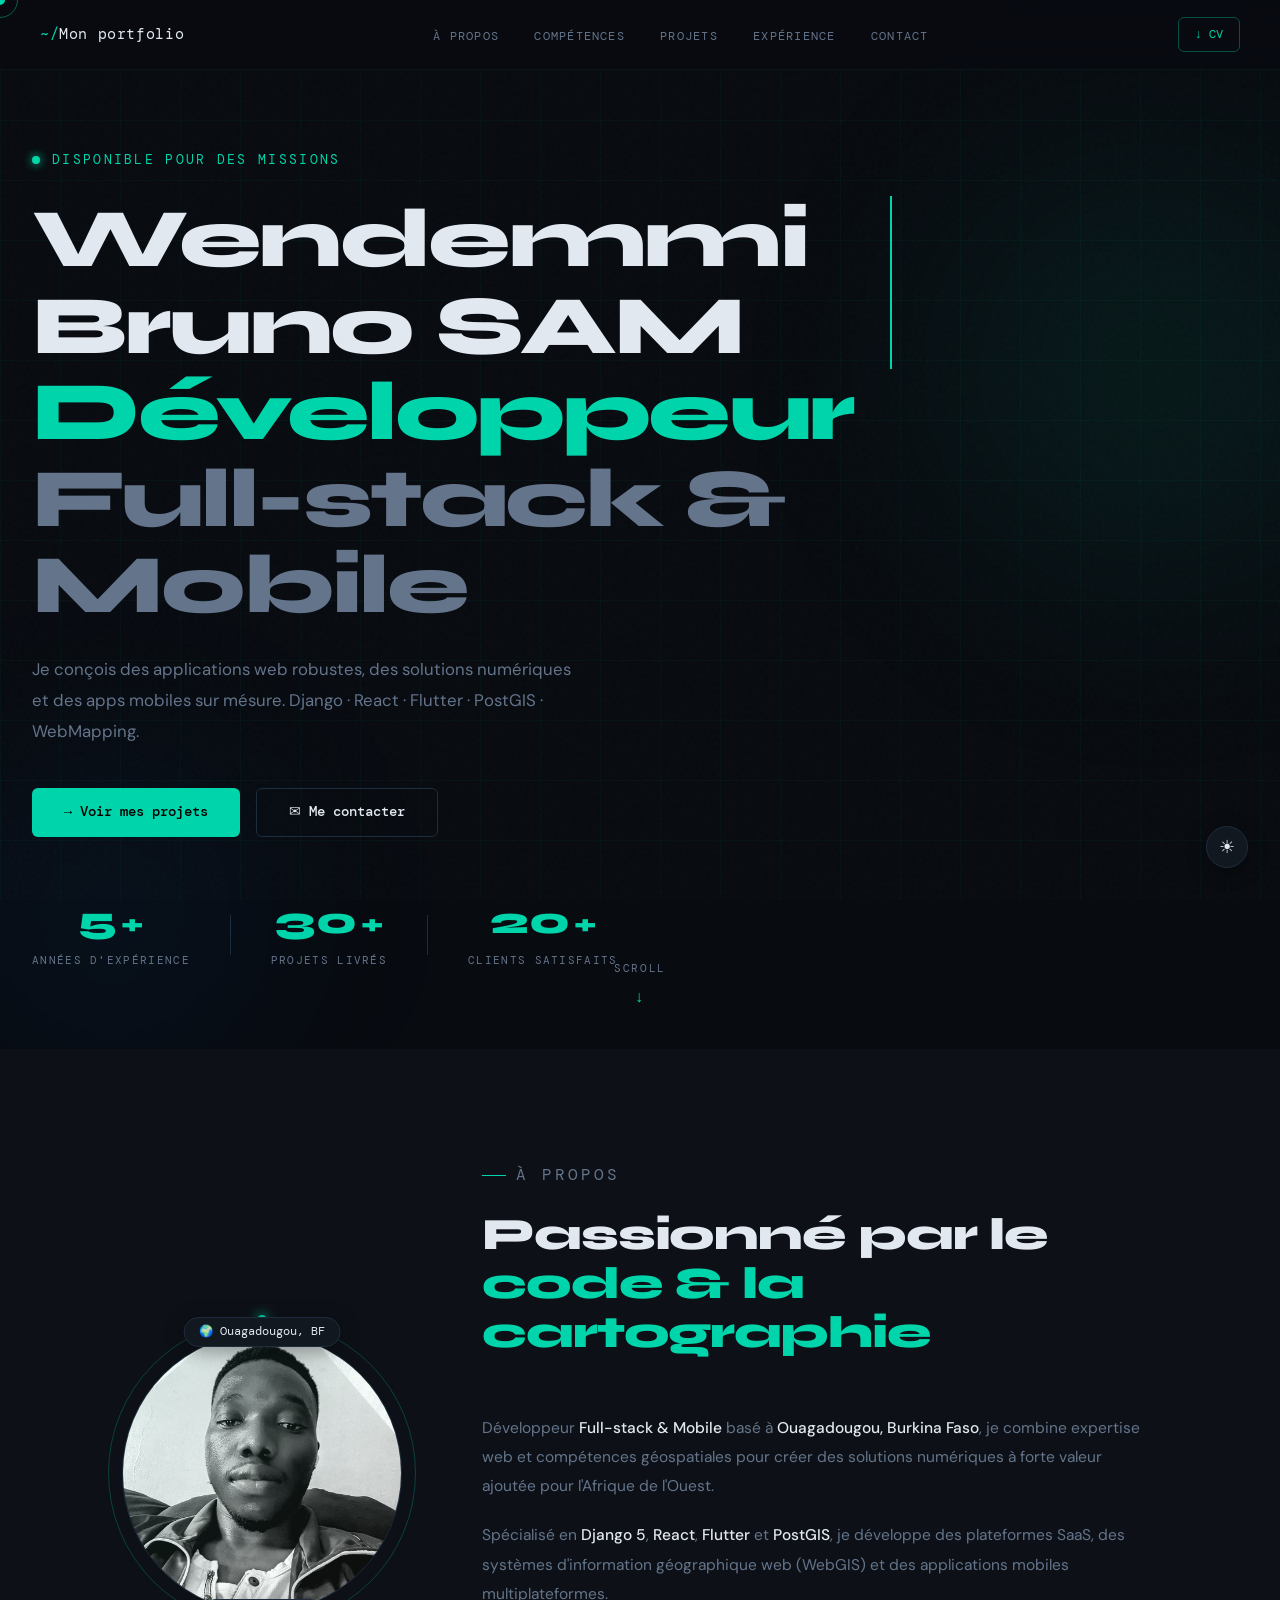
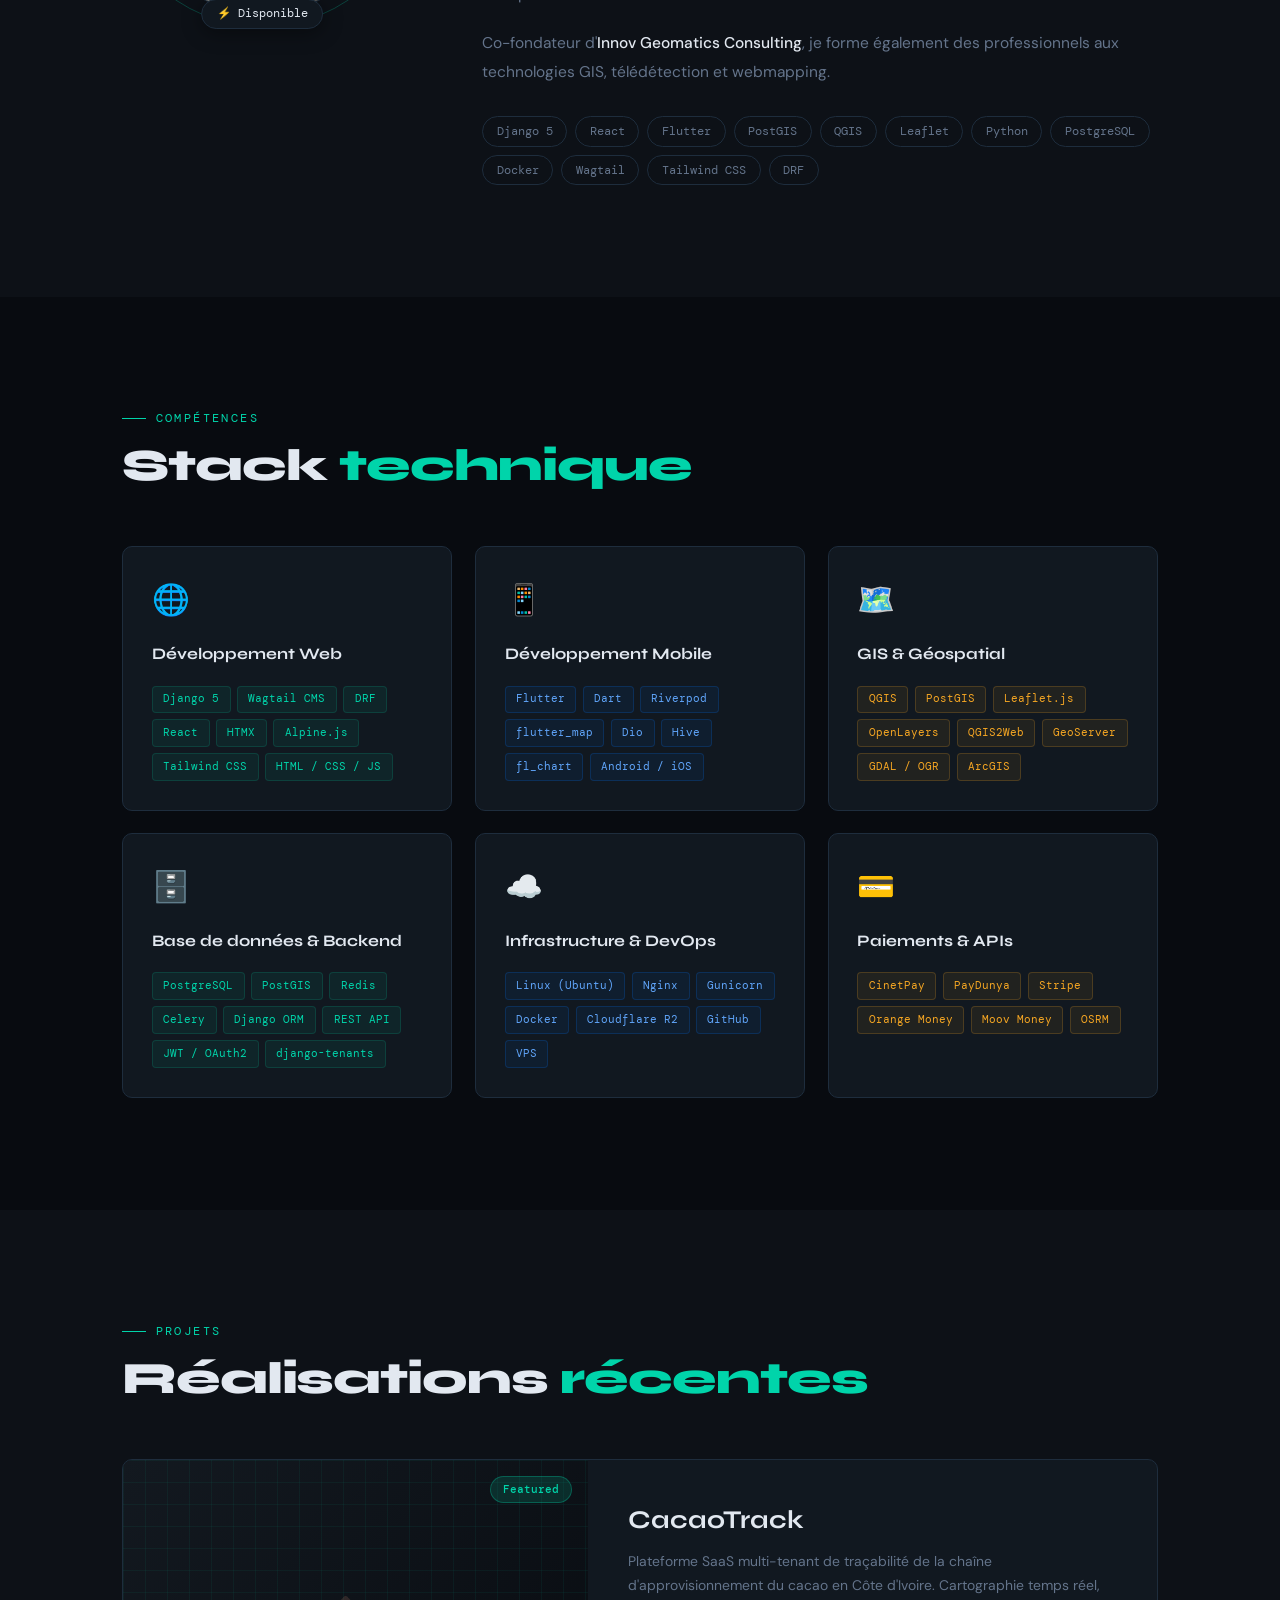
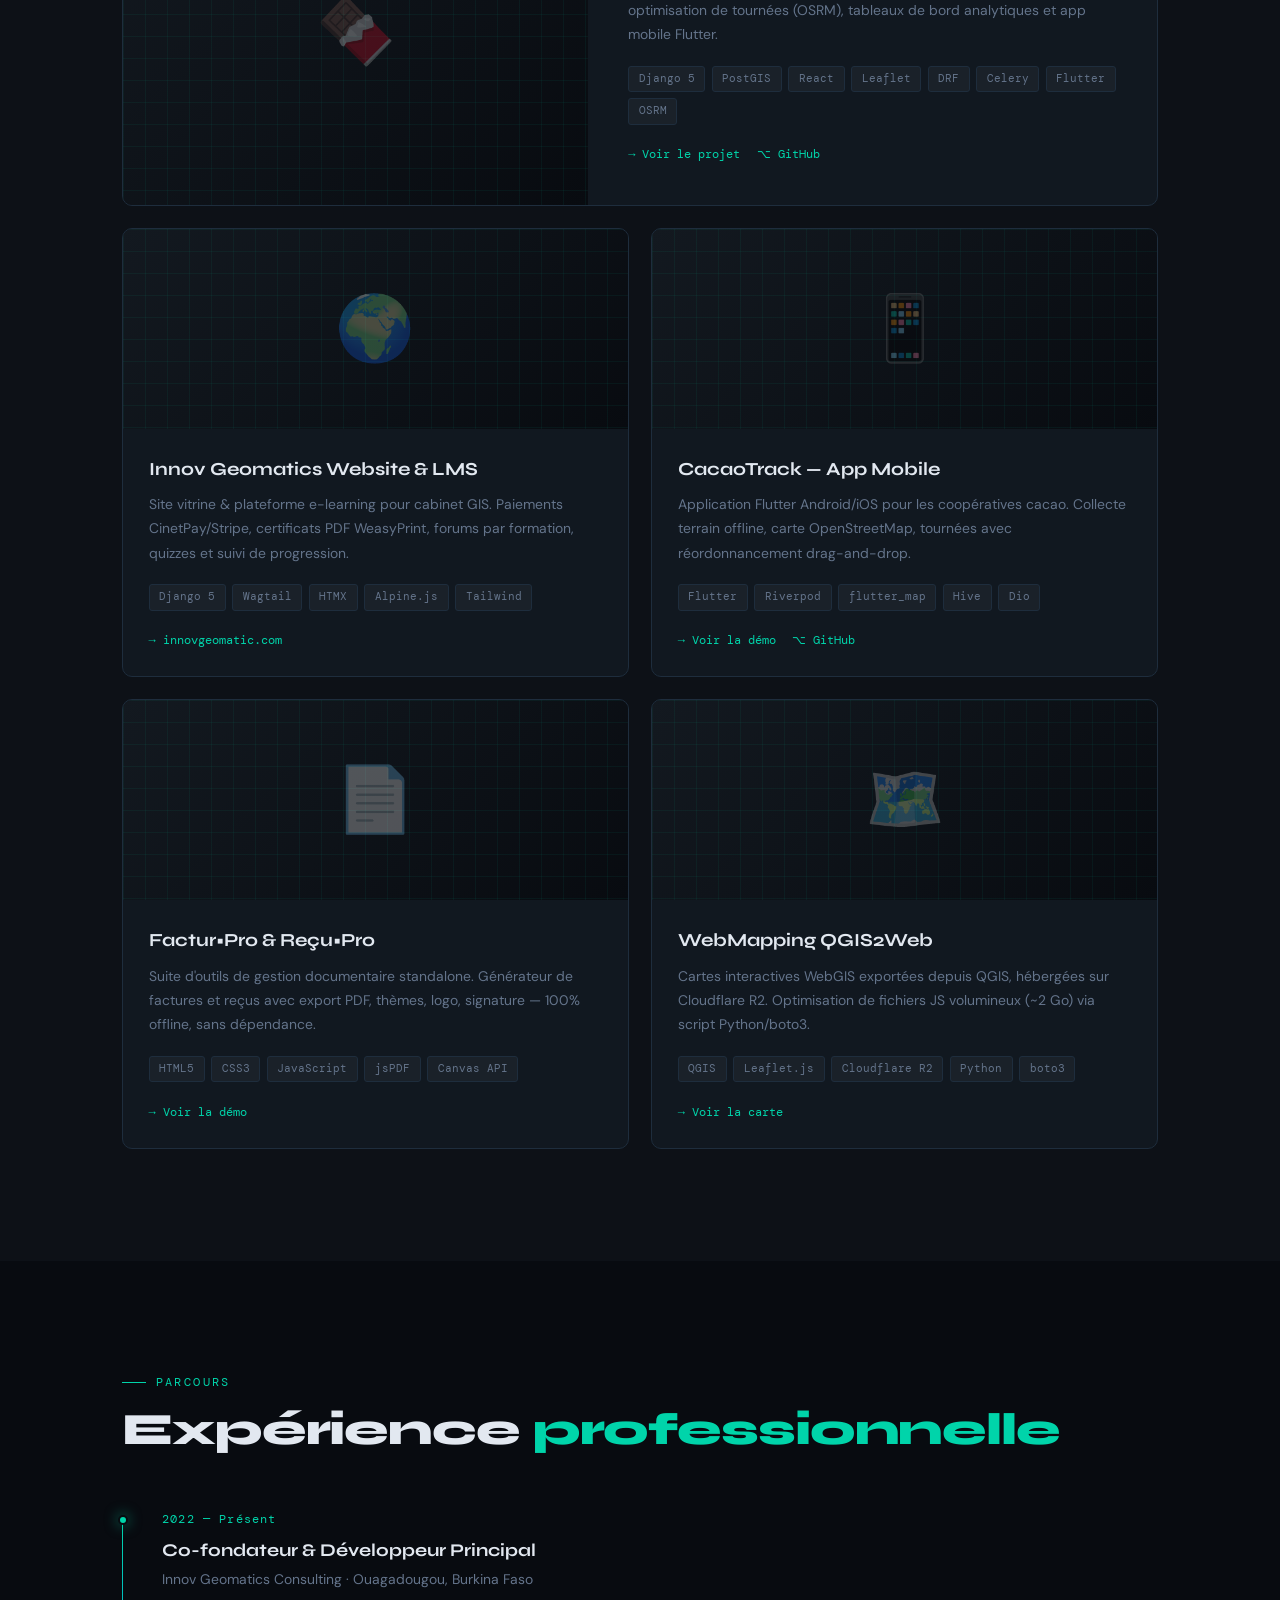
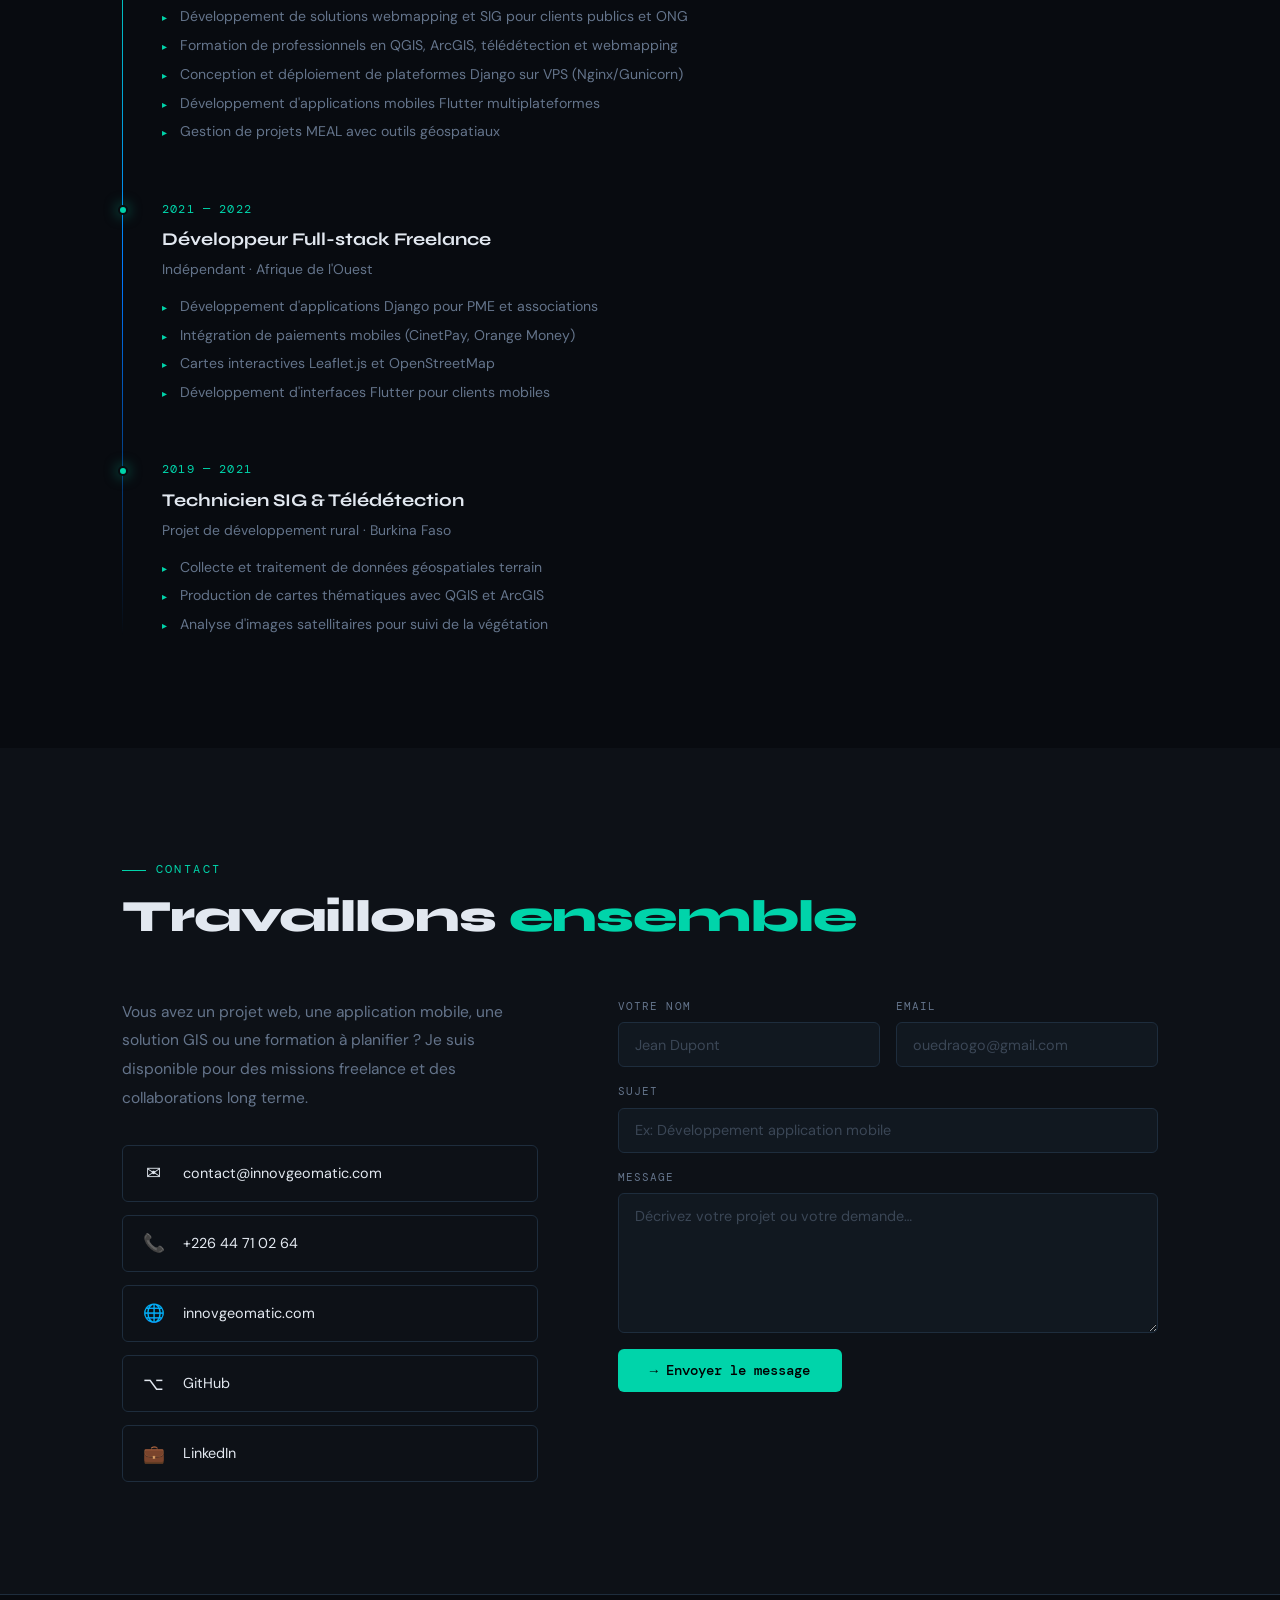
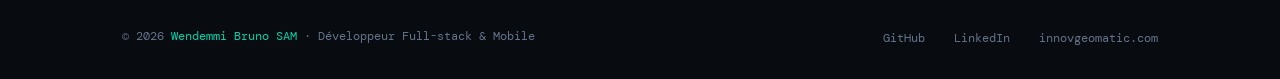
<file: portefolio.html>
<!DOCTYPE html>
<html lang="fr">
<head>
  <meta charset="UTF-8">
  <meta name="viewport" content="width=device-width, initial-scale=1.0">
  <meta name="description" content="Portfolio de Wendemmi Bruno SAM  — Développeur Full-stack & Mobile basé à Ouagadougou, Burkina Faso.">
  <title>Wendemmi Bruno SAM — Développeur Full-stack & Mobile</title>

  <link rel="stylesheet" href="style.css">
</head>
<body>

  <!-- ════════════════════════════════
       CURSEUR PERSONNALISÉ (décoratif)
       ════════════════════════════════ -->
  <div class="cursor" id="cursor" aria-hidden="true"></div>
  <div class="cursor-ring" id="cursor-ring" aria-hidden="true"></div>

  <!-- ════════════════════════════════
       NAVIGATION
       ════════════════════════════════ -->
  <header>
    <nav class="navbar" role="navigation" aria-label="Navigation principale">

      <div class="nav-logo">
        <span class="nav-logo-prefix">~/</span>Mon portfolio
      </div>

      <button class="nav-toggle" id="nav-toggle" aria-label="Ouvrir le menu" aria-expanded="false">
        <span></span><span></span><span></span>
      </button>

      <ul class="nav-links" id="nav-links" role="list">
        <li><a href="#about">À propos</a></li>
        <li><a href="#skills">Compétences</a></li>
        <li><a href="#projects">Projets</a></li>
        <li><a href="#experience">Expérience</a></li>
        <li><a href="#contact">Contact</a></li>
      </ul>

      <a href="cv.pdf" class="nav-cta" download aria-label="Télécharger mon CV">
        ↓ CV
      </a>

    </nav>
  </header>

  <!-- ════════════════════════════════
       HERO
       ════════════════════════════════ -->
  <section id="hero" aria-label="Introduction">

    <!-- Éléments décoratifs de fond -->
    <div class="hero-glow hero-glow--right" aria-hidden="true"></div>
    <div class="hero-glow hero-glow--left" aria-hidden="true"></div>
    <div class="grid-bg" aria-hidden="true"></div>

    <div class="hero-content">

      <p class="hero-tag">
        <span class="hero-tag-dot" aria-hidden="true"></span>
        Disponible pour des missions
      </p>

      <h1 class="hero-title">
        <span class="hero-name">Wendemmi Bruno SAM </span>
        <span class="hero-role hero-role--accent">Développeur</span>
        <span class="hero-role hero-role--dim">Full-stack &amp; Mobile</span>
      </h1>

      <p class="hero-desc">
        Je conçois des applications web robustes, des solutions numériques
        et des apps mobiles sur mésure. Django · React · Flutter · PostGIS · WebMapping.
      </p>

      <div class="hero-btns">
        <a href="#projects" class="btn btn--primary">→ Voir mes projets</a>
        <a href="#contact" class="btn btn--outline">✉ Me contacter</a>
      </div>

      <div class="hero-stats" aria-label="Statistiques">
        <div class="stat">
          <span class="stat-num" id="counter-years" data-target="5">0</span>
          <span class="stat-suffix">+</span>
          <p class="stat-lbl">Années d'expérience</p>
        </div>
        <div class="stat-divider" aria-hidden="true"></div>
        <div class="stat">
          <span class="stat-num" id="counter-projects" data-target="30">0</span>
          <span class="stat-suffix">+</span>
          <p class="stat-lbl">Projets livrés</p>
        </div>
        <div class="stat-divider" aria-hidden="true"></div>
        <div class="stat">
          <span class="stat-num" id="counter-clients" data-target="20">0</span>
          <span class="stat-suffix">+</span>
          <p class="stat-lbl">Clients satisfaits</p>
        </div>
      </div>

    </div>

    <div class="scroll-hint" aria-hidden="true">
      <span>scroll</span>
      <span class="scroll-arrow">↓</span>
    </div>

  </section>

  <!-- ════════════════════════════════
       À PROPOS
       ════════════════════════════════ -->
  <section id="about" aria-labelledby="about-title">
    <div class="section-inner">

      <div class="about-grid">

        <!-- Avatar -->
        <div class="about-avatar-wrap">
          <div class="about-avatar" aria-label="Photo de profil">
            <div class="about-avatar-ring" aria-hidden="true"></div>
            <div class="about-avatar-inner">
              <img src="profil.jpg" alt="Wendemmi Bruno SAM">
              <span class="about-initials"></span>
            </div>
          </div>

          <!-- Badges flottants -->
          <div class="about-badge about-badge--top" aria-hidden="true">
            🌍 Ouagadougou, BF
          </div>
          <div class="about-badge about-badge--bottom" aria-hidden="true">
            ⚡ Disponible
          </div>
        </div>

        <!-- Texte -->
        <div class="about-text">
          <p class="section-tag" aria-hidden="true">À propos</p>
          <h2 class="section-title" id="about-title">
            Passionné par le <br>
            <span class="text-accent">code &amp; la cartographie</span>
          </h2>

          <p>
            Développeur <strong>Full-stack &amp; Mobile</strong> basé à
            <strong>Ouagadougou, Burkina Faso</strong>, je combine expertise web
            et compétences géospatiales pour créer des solutions numériques
            à forte valeur ajoutée pour l'Afrique de l'Ouest.
          </p>

          <p>
            Spécialisé en <strong>Django 5</strong>, <strong>React</strong>,
            <strong>Flutter</strong> et <strong>PostGIS</strong>, je développe
            des plateformes SaaS, des systèmes d'information géographique web (WebGIS)
            et des applications mobiles multiplateformes.
          </p>

          <p>
            Co-fondateur d'<strong>Innov Geomatics Consulting</strong>, je forme
            également des professionnels aux technologies GIS, télédétection et webmapping.
          </p>

          <!-- Chips de technologies -->
          <ul class="about-chips" aria-label="Technologies principales" role="list">
            <li class="chip">Django 5</li>
            <li class="chip">React</li>
            <li class="chip">Flutter</li>
            <li class="chip">PostGIS</li>
            <li class="chip">QGIS</li>
            <li class="chip">Leaflet</li>
            <li class="chip">Python</li>
            <li class="chip">PostgreSQL</li>
            <li class="chip">Docker</li>
            <li class="chip">Wagtail</li>
            <li class="chip">Tailwind CSS</li>
            <li class="chip">DRF</li>
          </ul>

        </div>
      </div>
    </div>
  </section>

  <!-- ════════════════════════════════
       COMPÉTENCES
       ════════════════════════════════ -->
  <section id="skills" aria-labelledby="skills-title">
    <div class="section-inner">

      <p class="section-tag" aria-hidden="true">Compétences</p>
      <h2 class="section-title" id="skills-title">Stack <span class="text-accent">technique</span></h2>

      <div class="skills-grid">

        <article class="skill-card" aria-label="Développement Web">
          <div class="skill-icon" aria-hidden="true">🌐</div>
          <h3 class="skill-name">Développement Web</h3>
          <ul class="skill-tags" role="list">
            <li class="skill-tag">Django 5</li>
            <li class="skill-tag">Wagtail CMS</li>
            <li class="skill-tag">DRF</li>
            <li class="skill-tag">React</li>
            <li class="skill-tag">HTMX</li>
            <li class="skill-tag">Alpine.js</li>
            <li class="skill-tag">Tailwind CSS</li>
            <li class="skill-tag">HTML / CSS / JS</li>
          </ul>
        </article>

        <article class="skill-card" aria-label="Développement Mobile">
          <div class="skill-icon" aria-hidden="true">📱</div>
          <h3 class="skill-name">Développement Mobile</h3>
          <ul class="skill-tags" role="list">
            <li class="skill-tag skill-tag--blue">Flutter</li>
            <li class="skill-tag skill-tag--blue">Dart</li>
            <li class="skill-tag skill-tag--blue">Riverpod</li>
            <li class="skill-tag skill-tag--blue">flutter_map</li>
            <li class="skill-tag skill-tag--blue">Dio</li>
            <li class="skill-tag skill-tag--blue">Hive</li>
            <li class="skill-tag skill-tag--blue">fl_chart</li>
            <li class="skill-tag skill-tag--blue">Android / iOS</li>
          </ul>
        </article>

        <article class="skill-card" aria-label="GIS et Géospatial">
          <div class="skill-icon" aria-hidden="true">🗺️</div>
          <h3 class="skill-name">GIS &amp; Géospatial</h3>
          <ul class="skill-tags" role="list">
            <li class="skill-tag skill-tag--gold">QGIS</li>
            <li class="skill-tag skill-tag--gold">PostGIS</li>
            <li class="skill-tag skill-tag--gold">Leaflet.js</li>
            <li class="skill-tag skill-tag--gold">OpenLayers</li>
            <li class="skill-tag skill-tag--gold">QGIS2Web</li>
            <li class="skill-tag skill-tag--gold">GeoServer</li>
            <li class="skill-tag skill-tag--gold">GDAL / OGR</li>
            <li class="skill-tag skill-tag--gold">ArcGIS</li>
          </ul>
        </article>

        <article class="skill-card" aria-label="Base de données et backend">
          <div class="skill-icon" aria-hidden="true">🗄️</div>
          <h3 class="skill-name">Base de données &amp; Backend</h3>
          <ul class="skill-tags" role="list">
            <li class="skill-tag">PostgreSQL</li>
            <li class="skill-tag">PostGIS</li>
            <li class="skill-tag">Redis</li>
            <li class="skill-tag">Celery</li>
            <li class="skill-tag">Django ORM</li>
            <li class="skill-tag">REST API</li>
            <li class="skill-tag">JWT / OAuth2</li>
            <li class="skill-tag">django-tenants</li>
          </ul>
        </article>

        <article class="skill-card" aria-label="Infrastructure et DevOps">
          <div class="skill-icon" aria-hidden="true">☁️</div>
          <h3 class="skill-name">Infrastructure &amp; DevOps</h3>
          <ul class="skill-tags" role="list">
            <li class="skill-tag skill-tag--blue">Linux (Ubuntu)</li>
            <li class="skill-tag skill-tag--blue">Nginx</li>
            <li class="skill-tag skill-tag--blue">Gunicorn</li>
            <li class="skill-tag skill-tag--blue">Docker</li>
            <li class="skill-tag skill-tag--blue">Cloudflare R2</li>
            <li class="skill-tag skill-tag--blue">GitHub</li>
            <li class="skill-tag skill-tag--blue">VPS</li>
          </ul>
        </article>

        <article class="skill-card" aria-label="Paiements et intégrations">
          <div class="skill-icon" aria-hidden="true">💳</div>
          <h3 class="skill-name">Paiements &amp; APIs</h3>
          <ul class="skill-tags" role="list">
            <li class="skill-tag skill-tag--gold">CinetPay</li>
            <li class="skill-tag skill-tag--gold">PayDunya</li>
            <li class="skill-tag skill-tag--gold">Stripe</li>
            <li class="skill-tag skill-tag--gold">Orange Money</li>
            <li class="skill-tag skill-tag--gold">Moov Money</li>
            <li class="skill-tag skill-tag--gold">OSRM</li>
          </ul>
        </article>

      </div>
    </div>
  </section>

  <!-- ════════════════════════════════
       PROJETS
       ════════════════════════════════ -->
  <section id="projects" aria-labelledby="projects-title">
    <div class="section-inner">

      <p class="section-tag" aria-hidden="true">Projets</p>
      <h2 class="section-title" id="projects-title">
        Réalisations <span class="text-accent">récentes</span>
      </h2>

      <div class="projects-grid">

        <!-- Projet featured -->
        <article class="proj-card proj-card--featured" aria-label="Projet CacaoTrack">
          <div class="proj-visual" aria-hidden="true">
            <div class="proj-visual-pattern"></div>
            <span class="proj-visual-icon">🍫</span>
            <span class="proj-badge">Featured</span>
          </div>
          <div class="proj-body">
            <h3 class="proj-name">CacaoTrack</h3>
            <p class="proj-desc">
              Plateforme SaaS multi-tenant de traçabilité de la chaîne d'approvisionnement
              du cacao en Côte d'Ivoire. Cartographie temps réel, optimisation de tournées
              (OSRM), tableaux de bord analytiques et app mobile Flutter.
            </p>
            <ul class="proj-stack" role="list" aria-label="Technologies utilisées">
              <li>Django 5</li>
              <li>PostGIS</li>
              <li>React</li>
              <li>Leaflet</li>
              <li>DRF</li>
              <li>Celery</li>
              <li>Flutter</li>
              <li>OSRM</li>
            </ul>
            <div class="proj-links">
              <a href="#" class="proj-link" aria-label="Voir le projet CacaoTrack">→ Voir le projet</a>
              <a href="#" class="proj-link" aria-label="Code source GitHub">⌥ GitHub</a>
            </div>
          </div>
        </article>

        <!-- Projet 2 -->
        <article class="proj-card" aria-label="Projet Innov Geomatics">
          <div class="proj-visual" aria-hidden="true">
            <div class="proj-visual-pattern"></div>
            <span class="proj-visual-icon">🌍</span>
          </div>
          <div class="proj-body">
            <h3 class="proj-name">Innov Geomatics Website &amp; LMS</h3>
            <p class="proj-desc">
              Site vitrine &amp; plateforme e-learning pour cabinet GIS.
              Paiements CinetPay/Stripe, certificats PDF WeasyPrint,
              forums par formation, quizzes et suivi de progression.
            </p>
            <ul class="proj-stack" role="list">
              <li>Django 5</li>
              <li>Wagtail</li>
              <li>HTMX</li>
              <li>Alpine.js</li>
              <li>Tailwind</li>
            </ul>
            <div class="proj-links">
              <a href="https://innovgeomatic.com" class="proj-link" target="_blank" rel="noopener">→ innovgeomatic.com</a>
            </div>
          </div>
        </article>

        <!-- Projet 3 -->
        <article class="proj-card" aria-label="Projet CacaoTrack Flutter App">
          <div class="proj-visual" aria-hidden="true">
            <div class="proj-visual-pattern"></div>
            <span class="proj-visual-icon">📱</span>
          </div>
          <div class="proj-body">
            <h3 class="proj-name">CacaoTrack — App Mobile</h3>
            <p class="proj-desc">
              Application Flutter Android/iOS pour les coopératives cacao.
              Collecte terrain offline, carte OpenStreetMap,
              tournées avec réordonnancement drag-and-drop.
            </p>
            <ul class="proj-stack" role="list">
              <li>Flutter</li>
              <li>Riverpod</li>
              <li>flutter_map</li>
              <li>Hive</li>
              <li>Dio</li>
            </ul>
            <div class="proj-links">
              <a href="#" class="proj-link">→ Voir la démo</a>
              <a href="#" class="proj-link">⌥ GitHub</a>
            </div>
          </div>
        </article>

        <!-- Projet 4 -->
        <article class="proj-card" aria-label="Projet Factur Pro">
          <div class="proj-visual" aria-hidden="true">
            <div class="proj-visual-pattern"></div>
            <span class="proj-visual-icon">📄</span>
          </div>
          <div class="proj-body">
            <h3 class="proj-name">Factur•Pro &amp; Reçu•Pro</h3>
            <p class="proj-desc">
              Suite d'outils de gestion documentaire standalone.
              Générateur de factures et reçus avec export PDF, thèmes,
              logo, signature — 100% offline, sans dépendance.
            </p>
            <ul class="proj-stack" role="list">
              <li>HTML5</li>
              <li>CSS3</li>
              <li>JavaScript</li>
              <li>jsPDF</li>
              <li>Canvas API</li>
            </ul>
            <div class="proj-links">
              <a href="generateurrecuspro.html" class="proj-link">→ Voir la démo</a>
            </div>
          </div>
        </article>

        <!-- Projet 5 -->
        <article class="proj-card" aria-label="Projet WebMapping">
          <div class="proj-visual" aria-hidden="true">
            <div class="proj-visual-pattern"></div>
            <span class="proj-visual-icon">🗺️</span>
          </div>
          <div class="proj-body">
            <h3 class="proj-name">WebMapping QGIS2Web</h3>
            <p class="proj-desc">
              Cartes interactives WebGIS exportées depuis QGIS,
              hébergées sur Cloudflare R2. Optimisation de fichiers
              JS volumineux (~2 Go) via script Python/boto3.
            </p>
            <ul class="proj-stack" role="list">
              <li>QGIS</li>
              <li>Leaflet.js</li>
              <li>Cloudflare R2</li>
              <li>Python</li>
              <li>boto3</li>
            </ul>
            <div class="proj-links">
              <a href="https://nignan14.github.io/kaya_webmap/memoire.html" class="proj-link">→ Voir la carte</a>
            </div>
          </div>
        </article>

      </div>
    </div>
  </section>

  <!-- ════════════════════════════════
       EXPÉRIENCE
       ════════════════════════════════ -->
  <section id="experience" aria-labelledby="exp-title">
    <div class="section-inner">

      <p class="section-tag" aria-hidden="true">Parcours</p>
      <h2 class="section-title" id="exp-title">
        Expérience <span class="text-accent">professionnelle</span>
      </h2>

      <ol class="timeline" aria-label="Parcours professionnel" reversed>

        <li class="tl-item">
          <div class="tl-dot" aria-hidden="true"></div>
          <time class="tl-period" datetime="2022">2022 — Présent</time>
          <h3 class="tl-role">Co-fondateur &amp; Développeur Principal</h3>
          <p class="tl-org">Innov Geomatics Consulting · Ouagadougou, Burkina Faso</p>
          <ul class="tl-desc">
            <li>Développement de solutions webmapping et SIG pour clients publics et ONG</li>
            <li>Formation de professionnels en QGIS, ArcGIS, télédétection et webmapping</li>
            <li>Conception et déploiement de plateformes Django sur VPS (Nginx/Gunicorn)</li>
            <li>Développement d'applications mobiles Flutter multiplateformes</li>
            <li>Gestion de projets MEAL avec outils géospatiaux</li>
          </ul>
        </li>

        <li class="tl-item">
          <div class="tl-dot" aria-hidden="true"></div>
          <time class="tl-period" datetime="2021">2021 — 2022</time>
          <h3 class="tl-role">Développeur Full-stack Freelance</h3>
          <p class="tl-org">Indépendant · Afrique de l'Ouest</p>
          <ul class="tl-desc">
            <li>Développement d'applications Django pour PME et associations</li>
            <li>Intégration de paiements mobiles (CinetPay, Orange Money)</li>
            <li>Cartes interactives Leaflet.js et OpenStreetMap</li>
            <li>Développement d'interfaces Flutter pour clients mobiles</li>
          </ul>
        </li>

        <li class="tl-item">
          <div class="tl-dot" aria-hidden="true"></div>
          <time class="tl-period" datetime="2019">2019 — 2021</time>
          <h3 class="tl-role">Technicien SIG &amp; Télédétection</h3>
          <p class="tl-org">Projet de développement rural · Burkina Faso</p>
          <ul class="tl-desc">
            <li>Collecte et traitement de données géospatiales terrain</li>
            <li>Production de cartes thématiques avec QGIS et ArcGIS</li>
            <li>Analyse d'images satellitaires pour suivi de la végétation</li>
          </ul>
        </li>

      </ol>
    </div>
  </section>

  <!-- ════════════════════════════════
       CONTACT
       ════════════════════════════════ -->
  <section id="contact" aria-labelledby="contact-title">
    <div class="section-inner">

      <p class="section-tag" aria-hidden="true">Contact</p>
      <h2 class="section-title" id="contact-title">
        Travaillons <span class="text-accent">ensemble</span>
      </h2>

      <div class="contact-grid">

        <!-- Infos de contact -->
        <div class="contact-info">
          <p>
            Vous avez un projet web, une application mobile, une solution GIS
            ou une formation à planifier ? Je suis disponible pour des missions
            freelance et des collaborations long terme.
          </p>

          <ul class="contact-links" role="list">
            <li>
              <a href="mailto:contact@innovgeomatic.com" class="contact-link">
                <span class="contact-link-icon" aria-hidden="true">✉</span>
                <span>contact@innovgeomatic.com</span>
              </a>
            </li>
            <li>
              <a href="tel:+22644710264" class="contact-link">
                <span class="contact-link-icon" aria-hidden="true">📞</span>
                <span>+226 44 71 02 64</span>
              </a>
            </li>
            <li>
              <a href="https://innovgeomatic.com" class="contact-link" target="_blank" rel="noopener">
                <span class="contact-link-icon" aria-hidden="true">🌐</span>
                <span>innovgeomatic.com</span>
              </a>
            </li>
            <li>
              <a href="https://github.com/" class="contact-link" target="_blank" rel="noopener">
                <span class="contact-link-icon" aria-hidden="true">⌥</span>
                <span>GitHub</span>
              </a>
            </li>
            <li>
              <a href="https://linkedin.com/" class="contact-link" target="_blank" rel="noopener">
                <span class="contact-link-icon" aria-hidden="true">💼</span>
                <span>LinkedIn</span>
              </a>
            </li>
          </ul>
        </div>

        <!-- Formulaire -->
        <div class="contact-form-wrap">
          <form class="contact-form" id="contact-form" novalidate>

            <div class="form-row">
              <div class="form-group">
                <label class="form-label" for="form-name">Votre nom</label>
                <input
                  class="form-input"
                  type="text"
                  id="form-name"
                  name="name"
                  placeholder="Jean Dupont"
                  autocomplete="name"
                  required>
              </div>
              <div class="form-group">
                <label class="form-label" for="form-email">Email</label>
                <input
                  class="form-input"
                  type="email"
                  id="form-email"
                  name="email"
                  placeholder="ouedraogo@gmail.com"
                  autocomplete="email"
                  required>
              </div>
            </div>

            <div class="form-group">
              <label class="form-label" for="form-subject">Sujet</label>
              <input
                class="form-input"
                type="text"
                id="form-subject"
                name="subject"
                placeholder="Ex: Développement application mobile">
            </div>

            <div class="form-group">
              <label class="form-label" for="form-message">Message</label>
              <textarea
                class="form-textarea"
                id="form-message"
                name="message"
                rows="5"
                placeholder="Décrivez votre projet ou votre demande…"
                required></textarea>
            </div>

            <button type="submit" class="btn btn--primary form-submit" id="form-btn">
              → Envoyer le message
            </button>

            <p class="form-feedback" id="form-feedback" role="status" aria-live="polite"></p>

          </form>
        </div>

      </div>
    </div>
  </section>

  <!-- ════════════════════════════════
       FOOTER
       ════════════════════════════════ -->
  <footer>
    <div class="footer-inner">

      <p class="footer-copy">
        © 2026 <span class="text-accent">Wendemmi Bruno SAM</span>
        · Développeur Full-stack &amp; Mobile
      </p>

      <nav aria-label="Liens réseaux sociaux">
        <ul class="footer-social" role="list">
          <li><a href="https://github.com/" target="_blank" rel="noopener">GitHub</a></li>
          <li><a href="https://linkedin.com/" target="_blank" rel="noopener">LinkedIn</a></li>
          <li><a href="https://innovgeomatic.com" target="_blank" rel="noopener">innovgeomatic.com</a></li>
        </ul>
      </nav>

    </div>
  </footer>

  
  <script src="main.js"></script>

</body>
</html>
</file>
<file: style.css>
/* ════════════════════════════════════════════════════════
   PORTFOLIO — style.css
   Thème : Dark mode · Full-stack & Mobile
   ════════════════════════════════════════════════════════ */

/* ── GOOGLE FONTS ── */
@import url('https://fonts.googleapis.com/css2?family=Syne:wght@400;600;700;800&family=DM+Mono:ital,wght@0,300;0,400;0,500;1,300&family=DM+Sans:wght@300;400;500&display=swap');

/* ════════════════════════════════
   1. VARIABLES
   ════════════════════════════════ */
:root {
  /* Couleurs */
  --bg:       #080b10;
  --bg2:      #0d1117;
  --bg3:      #131920;
  --card:     #111820;
  --border:   #1e2d3d;
  --accent:   #00d4aa;
  --accent2:  #0077ff;
  --gold:     #f5a623;
  --text:     #e2e8f0;
  --muted:    #64748b;
  --danger:   #ff4d6d;

  /* Typographie */
  --font-head: 'Syne', sans-serif;
  --font-mono: 'DM Mono', monospace;
  --font-body: 'DM Sans', sans-serif;

  /* Espacements */
  --section-py: 7rem;
  --container:  1100px;
  --nav-h:      70px;

  /* Effets */
  --radius:     10px;
  --radius-sm:  6px;
  --shadow:     0 16px 48px rgba(0, 0, 0, .5);
  --transition: .25s ease;
}

/* ════════════════════════════════
   2. RESET & BASE
   ════════════════════════════════ */
*, *::before, *::after {
  box-sizing: border-box;
  margin: 0;
  padding: 0;
}

html {
  scroll-behavior: smooth;
  font-size: 16px;
}

body {
  font-family: var(--font-body);
  background: var(--bg);
  color: var(--text);
  line-height: 1.6;
  overflow-x: hidden;
  cursor: none;
}

img { max-width: 100%; display: block; }
a  { color: inherit; text-decoration: none; }
ul, ol { list-style: none; }
button { font-family: inherit; cursor: none; }

::selection {
  background: var(--accent);
  color: #000;
}

/* Scrollbar */
::-webkit-scrollbar { width: 6px; }
::-webkit-scrollbar-track { background: var(--bg); }
::-webkit-scrollbar-thumb { background: var(--border); border-radius: 3px; }
::-webkit-scrollbar-thumb:hover { background: var(--accent); }

/* ════════════════════════════════
   3. CURSOR PERSONNALISÉ
   ════════════════════════════════ */
.cursor {
  width: 10px;
  height: 10px;
  background: var(--accent);
  border-radius: 50%;
  position: fixed;
  top: 0; left: 0;
  pointer-events: none;
  z-index: 9999;
  transform: translate(-50%, -50%);
  transition: width .2s, height .2s, background .2s;
  will-change: transform;
}

.cursor-ring {
  width: 36px;
  height: 36px;
  border: 1.5px solid var(--accent);
  border-radius: 50%;
  opacity: .45;
  position: fixed;
  top: 0; left: 0;
  pointer-events: none;
  z-index: 9998;
  transform: translate(-50%, -50%);
  transition: width .2s, height .2s, opacity .2s;
  will-change: transform;
}

.cursor--hover       { width: 18px; height: 18px; }
.cursor-ring--hover  { width: 54px; height: 54px; opacity: .25; }

/* ════════════════════════════════
   4. FOND & DÉCORATIONS GLOBALES
   ════════════════════════════════ */

/* Grille de fond */
.grid-bg {
  position: fixed;
  inset: 0;
  z-index: 0;
  pointer-events: none;
  background-image:
    linear-gradient(rgba(0, 212, 170, .04) 1px, transparent 1px),
    linear-gradient(90deg, rgba(0, 212, 170, .04) 1px, transparent 1px);
  background-size: 60px 60px;
}

/* Grain / bruit */
body::before {
  content: '';
  position: fixed;
  inset: 0;
  z-index: 0;
  pointer-events: none;
  background-image: url("data:image/svg+xml,%3Csvg viewBox='0 0 256 256' xmlns='http://www.w3.org/2000/svg'%3E%3Cfilter id='n'%3E%3CfeTurbulence type='fractalNoise' baseFrequency='.9' numOctaves='4' stitchTiles='stitch'/%3E%3C/filter%3E%3Crect width='100%25' height='100%25' filter='url(%23n)'/%3E%3C/svg%3E");
  opacity: .022;
}

/* ════════════════════════════════
   5. UTILITAIRES
   ════════════════════════════════ */
.section-inner {
  max-width: var(--container);
  margin: 0 auto;
  padding: var(--section-py) 2rem;
  position: relative;
  z-index: 1;
}

.section-tag {
  display: flex;
  align-items: center;
  gap: .6rem;
  font-family: var(--font-mono);
  font-size: .75rem;
  color: var(--accent);
  letter-spacing: .2em;
  text-transform: uppercase;
  margin-bottom: .8rem;
}

.section-tag::before {
  content: '';
  width: 24px;
  height: 1px;
  background: var(--accent);
  flex-shrink: 0;
}

.section-title {
  font-family: var(--font-head);
  font-size: clamp(1.9rem, 3.5vw, 2.9rem);
  font-weight: 800;
  letter-spacing: -.025em;
  line-height: 1.1;
  margin-bottom: 3.5rem;
}

.text-accent { color: var(--accent); }

/* Boutons */
.btn {
  display: inline-flex;
  align-items: center;
  gap: .5rem;
  padding: .8rem 2rem;
  font-family: var(--font-mono);
  font-size: .85rem;
  font-weight: 500;
  border-radius: var(--radius-sm);
  border: none;
  transition: transform var(--transition), box-shadow var(--transition), border-color var(--transition), color var(--transition), background var(--transition);
  cursor: none;
  text-decoration: none;
}

.btn--primary {
  background: var(--accent);
  color: #000;
}
.btn--primary:hover {
  transform: translateY(-3px);
  box-shadow: 0 10px 32px rgba(0, 212, 170, .35);
}

.btn--outline {
  background: transparent;
  color: var(--text);
  border: 1px solid var(--border);
}
.btn--outline:hover {
  border-color: var(--accent);
  color: var(--accent);
  transform: translateY(-3px);
}

/* Reveal au scroll */
.reveal {
  opacity: 0;
  transform: translateY(32px);
  transition: opacity .7s ease, transform .7s ease;
}
.reveal.visible {
  opacity: 1;
  transform: translateY(0);
}
.reveal--delay-1 { transition-delay: .1s; }
.reveal--delay-2 { transition-delay: .2s; }
.reveal--delay-3 { transition-delay: .3s; }
.reveal--delay-4 { transition-delay: .4s; }
.reveal--delay-5 { transition-delay: .5s; }

/* ════════════════════════════════
   6. NAVIGATION
   ════════════════════════════════ */
header {
  position: fixed;
  top: 0; left: 0; right: 0;
  z-index: 100;
  height: var(--nav-h);
}

.navbar {
  height: 100%;
  padding: 0 2.5rem;
  display: flex;
  align-items: center;
  justify-content: space-between;
  gap: 2rem;
  background: rgba(8, 11, 16, .88);
  backdrop-filter: blur(18px);
  -webkit-backdrop-filter: blur(18px);
  border-bottom: 1px solid rgba(0, 212, 170, .07);
  transition: box-shadow var(--transition);
}

.navbar.scrolled {
  box-shadow: 0 4px 32px rgba(0, 0, 0, .5);
}

.nav-logo {
  font-family: var(--font-mono);
  font-size: .95rem;
  color: var(--text);
  letter-spacing: .04em;
  white-space: nowrap;
}
.nav-logo-prefix { color: var(--accent); }

/* Liens */
.nav-links {
  display: flex;
  gap: 2.2rem;
}

.nav-links a {
  font-family: var(--font-mono);
  font-size: .78rem;
  color: var(--muted);
  letter-spacing: .1em;
  text-transform: uppercase;
  position: relative;
  transition: color var(--transition);
}

.nav-links a::after {
  content: '';
  position: absolute;
  bottom: -4px;
  left: 0; right: 0;
  height: 1px;
  background: var(--accent);
  transform: scaleX(0);
  transform-origin: right;
  transition: transform .3s ease;
}

.nav-links a:hover,
.nav-links a.active {
  color: var(--accent);
}

.nav-links a:hover::after,
.nav-links a.active::after {
  transform: scaleX(1);
  transform-origin: left;
}

/* CTA */
.nav-cta {
  font-family: var(--font-mono);
  font-size: .78rem;
  color: var(--accent);
  border: 1px solid rgba(0, 212, 170, .35);
  padding: .4rem 1rem;
  border-radius: var(--radius-sm);
  white-space: nowrap;
  transition: background var(--transition), border-color var(--transition);
}
.nav-cta:hover {
  background: rgba(0, 212, 170, .1);
  border-color: var(--accent);
}

/* Burger mobile */
.nav-toggle {
  display: none;
  flex-direction: column;
  gap: 5px;
  background: none;
  border: none;
  padding: .4rem;
}
.nav-toggle span {
  display: block;
  width: 22px;
  height: 2px;
  background: var(--text);
  border-radius: 2px;
  transition: transform var(--transition), opacity var(--transition);
}
.nav-toggle.open span:nth-child(1) { transform: translateY(7px) rotate(45deg); }
.nav-toggle.open span:nth-child(2) { opacity: 0; }
.nav-toggle.open span:nth-child(3) { transform: translateY(-7px) rotate(-45deg); }

/* ════════════════════════════════
   7. HERO
   ════════════════════════════════ */
#hero {
  min-height: 100vh;
  padding: calc(var(--nav-h) + 5rem) 2rem 5rem;
  display: flex;
  align-items: center;
  position: relative;
  overflow: hidden;
}

/* Lueurs */
.hero-glow {
  position: absolute;
  width: 640px;
  height: 640px;
  border-radius: 50%;
  pointer-events: none;
  filter: blur(90px);
}
.hero-glow--right {
  top: 5%;
  right: -15%;
  background: radial-gradient(circle, rgba(0, 212, 170, .1) 0%, transparent 70%);
  animation: float 8s ease-in-out infinite;
}
.hero-glow--left {
  bottom: -10%;
  left: -10%;
  width: 480px; height: 480px;
  background: radial-gradient(circle, rgba(0, 119, 255, .08) 0%, transparent 70%);
  animation: float 10s ease-in-out infinite reverse;
}

.hero-content {
  max-width: 860px;
  position: relative;
  z-index: 1;
}

/* Tag animé */
.hero-tag {
  display: flex;
  align-items: center;
  gap: .75rem;
  font-family: var(--font-mono);
  font-size: .8rem;
  color: var(--accent);
  letter-spacing: .18em;
  text-transform: uppercase;
  margin-bottom: 1.6rem;
  opacity: 0;
  animation: fadeUp .6s .2s forwards;
}

.hero-tag-dot {
  width: 8px; height: 8px;
  background: var(--accent);
  border-radius: 50%;
  box-shadow: 0 0 10px var(--accent);
  animation: pulse 2s infinite;
}

/* Titre */
.hero-title {
  font-family: var(--font-head);
  font-size: clamp(3rem, 6.5vw, 6rem);
  font-weight: 800;
  line-height: 1.04;
  letter-spacing: -.03em;
  margin-bottom: 1.6rem;
  opacity: 0;
  animation: fadeUp .7s .35s forwards;
  display: flex;
  flex-direction: column;
}

.hero-name         { color: var(--text); }
.hero-role--accent { color: var(--accent); }
.hero-role--dim    { color: var(--muted); }

/* Description */
.hero-desc {
  font-size: 1.05rem;
  color: var(--muted);
  line-height: 1.85;
  max-width: 540px;
  margin-bottom: 2.5rem;
  opacity: 0;
  animation: fadeUp .7s .5s forwards;
}

/* Boutons */
.hero-btns {
  display: flex;
  gap: 1rem;
  flex-wrap: wrap;
  margin-bottom: 4rem;
  opacity: 0;
  animation: fadeUp .7s .65s forwards;
}

/* Stats */
.hero-stats {
  display: flex;
  align-items: center;
  gap: 0;
  opacity: 0;
  animation: fadeUp .7s .8s forwards;
}

.stat {
  padding: 0 2.5rem;
  text-align: center;
}
.stat:first-child { padding-left: 0; }

.stat-num {
  font-family: var(--font-head);
  font-size: 2.4rem;
  font-weight: 800;
  color: var(--accent);
  line-height: 1;
}
.stat-suffix {
  font-family: var(--font-head);
  font-size: 1.8rem;
  font-weight: 800;
  color: var(--accent);
}
.stat-lbl {
  font-family: var(--font-mono);
  font-size: .68rem;
  color: var(--muted);
  text-transform: uppercase;
  letter-spacing: .12em;
  margin-top: .3rem;
}

.stat-divider {
  width: 1px;
  height: 40px;
  background: var(--border);
  flex-shrink: 0;
}

/* Scroll hint */
.scroll-hint {
  position: absolute;
  bottom: 2.5rem;
  left: 50%;
  transform: translateX(-50%);
  display: flex;
  flex-direction: column;
  align-items: center;
  gap: .4rem;
  font-family: var(--font-mono);
  font-size: .68rem;
  color: var(--muted);
  letter-spacing: .14em;
  text-transform: uppercase;
  animation: bounce 2.5s infinite;
  z-index: 1;
}
.scroll-arrow {
  color: var(--accent);
  font-size: 1rem;
}

/* ════════════════════════════════
   8. À PROPOS
   ════════════════════════════════ */
#about { background: var(--bg2); }

.about-grid {
  display: grid;
  grid-template-columns: auto 1fr;
  gap: 5rem;
  align-items: center;
}

/* Avatar */
.about-avatar-wrap {
  position: relative;
  width: 280px;
  height: 280px;
  flex-shrink: 0;
}

.about-avatar {
  width: 280px;
  height: 280px;
  position: relative;
}

.about-avatar-ring {
  position: absolute;
  inset: -14px;
  border: 1.5px solid rgba(0, 212, 170, .25);
  border-radius: 50%;
  animation: spin 22s linear infinite;
}
.about-avatar-ring::before {
  content: '';
  position: absolute;
  top: -5px;
  left: 50%;
  transform: translateX(-50%);
  width: 9px; height: 9px;
  background: var(--accent);
  border-radius: 50%;
  box-shadow: 0 0 12px var(--accent);
}

.about-avatar-inner {
  width: 280px;
  height: 280px;
  border-radius: 50%;
  background: linear-gradient(135deg, var(--bg3), var(--card));
  border: 1px solid var(--border);
  display: flex;
  align-items: center;
  justify-content: center;
  overflow: hidden;
  position: relative;
}
.about-avatar-inner::after {
  content: '';
  position: absolute;
  inset: 0;
  background: linear-gradient(135deg, rgba(0, 212, 170, .07), transparent);
}
.about-avatar-inner img {
  width: 100%; height: 100%;
  object-fit: cover;
}

.about-initials {
  font-family: var(--font-head);
  font-size: 5rem;
  font-weight: 800;
  color: var(--accent);
  letter-spacing: -.05em;
  position: relative;
  z-index: 1;
}

/* Badges flottants */
.about-badge {
  position: absolute;
  left: 50%;
  transform: translateX(-50%);
  background: var(--card);
  border: 1px solid var(--border);
  border-radius: 20px;
  padding: .3rem .9rem;
  font-family: var(--font-mono);
  font-size: .72rem;
  color: var(--text);
  white-space: nowrap;
  box-shadow: 0 4px 20px rgba(0, 0, 0, .4);
}
.about-badge--top    { top: -16px; }
.about-badge--bottom { bottom: -16px; }

/* Texte */
.about-text p {
  color: var(--muted);
  line-height: 1.9;
  margin-bottom: 1.2rem;
  font-size: .97rem;
}
.about-text p strong { color: var(--text); font-weight: 500; }

.about-chips {
  display: flex;
  flex-wrap: wrap;
  gap: .5rem;
  margin-top: 1.8rem;
}

.chip {
  padding: .3rem .85rem;
  border: 1px solid var(--border);
  border-radius: 20px;
  font-family: var(--font-mono);
  font-size: .73rem;
  color: var(--muted);
  transition: border-color var(--transition), color var(--transition), background var(--transition);
  cursor: default;
}
.chip:hover {
  border-color: var(--accent);
  color: var(--accent);
  background: rgba(0, 212, 170, .05);
}

/* ════════════════════════════════
   9. COMPÉTENCES
   ════════════════════════════════ */
#skills { background: var(--bg); }

.skills-grid {
  display: grid;
  grid-template-columns: repeat(3, 1fr);
  gap: 1.4rem;
}

.skill-card {
  background: var(--card);
  border: 1px solid var(--border);
  border-radius: var(--radius);
  padding: 1.8rem;
  position: relative;
  overflow: hidden;
  transition: border-color var(--transition), transform var(--transition), box-shadow var(--transition);
}

.skill-card::before {
  content: '';
  position: absolute;
  top: 0; left: 0; right: 0;
  height: 2px;
  background: linear-gradient(90deg, var(--accent), var(--accent2));
  transform: scaleX(0);
  transform-origin: left;
  transition: transform .35s ease;
}

.skill-card:hover {
  border-color: rgba(0, 212, 170, .3);
  transform: translateY(-5px);
  box-shadow: 0 20px 48px rgba(0, 0, 0, .45);
}
.skill-card:hover::before { transform: scaleX(1); }

.skill-icon {
  font-size: 1.9rem;
  margin-bottom: 1rem;
  display: block;
}

.skill-name {
  font-family: var(--font-head);
  font-size: 1rem;
  font-weight: 700;
  color: var(--text);
  margin-bottom: 1.2rem;
}

.skill-tags {
  display: flex;
  flex-wrap: wrap;
  gap: .4rem;
}

.skill-tag {
  padding: .24rem .65rem;
  border-radius: 4px;
  font-family: var(--font-mono);
  font-size: .7rem;
  background: rgba(0, 212, 170, .07);
  border: 1px solid rgba(0, 212, 170, .15);
  color: var(--accent);
  transition: background var(--transition);
}
.skill-tag:hover { background: rgba(0, 212, 170, .15); }

.skill-tag--blue {
  background: rgba(0, 119, 255, .07);
  border-color: rgba(0, 119, 255, .2);
  color: #60a5fa;
}
.skill-tag--blue:hover { background: rgba(0, 119, 255, .15); }

.skill-tag--gold {
  background: rgba(245, 166, 35, .07);
  border-color: rgba(245, 166, 35, .2);
  color: var(--gold);
}
.skill-tag--gold:hover { background: rgba(245, 166, 35, .15); }

/* ════════════════════════════════
   10. PROJETS
   ════════════════════════════════ */
#projects { background: var(--bg2); }

.projects-grid {
  display: grid;
  grid-template-columns: repeat(2, 1fr);
  gap: 1.4rem;
}

.proj-card {
  background: var(--card);
  border: 1px solid var(--border);
  border-radius: var(--radius);
  overflow: hidden;
  transition: border-color var(--transition), transform var(--transition), box-shadow var(--transition);
  display: flex;
  flex-direction: column;
}

.proj-card:hover {
  border-color: rgba(0, 212, 170, .3);
  transform: translateY(-5px);
  box-shadow: 0 24px 60px rgba(0, 0, 0, .55);
}

/* Carte featured — prend toute la largeur */
.proj-card--featured {
  grid-column: 1 / -1;
  flex-direction: row;
}

/* Visuel */
.proj-visual {
  position: relative;
  height: 200px;
  background: linear-gradient(135deg, var(--bg3), var(--bg));
  display: flex;
  align-items: center;
  justify-content: center;
  overflow: hidden;
  flex-shrink: 0;
}

.proj-card--featured .proj-visual {
  width: 45%;
  height: auto;
  min-height: 280px;
}

.proj-visual-pattern {
  position: absolute;
  inset: 0;
  background-image:
    linear-gradient(rgba(0, 212, 170, .06) 1px, transparent 1px),
    linear-gradient(90deg, rgba(0, 212, 170, .06) 1px, transparent 1px);
  background-size: 22px 22px;
  transition: opacity var(--transition);
}
.proj-card:hover .proj-visual-pattern { opacity: 1.5; }

.proj-visual-icon {
  font-size: 4rem;
  opacity: .28;
  transition: opacity var(--transition), transform var(--transition);
  position: relative;
  z-index: 1;
}
.proj-card:hover .proj-visual-icon {
  opacity: .45;
  transform: scale(1.08);
}

.proj-badge {
  position: absolute;
  top: 1rem; right: 1rem;
  padding: .25rem .75rem;
  border-radius: 20px;
  font-family: var(--font-mono);
  font-size: .68rem;
  font-weight: 500;
  background: rgba(0, 212, 170, .15);
  color: var(--accent);
  border: 1px solid rgba(0, 212, 170, .3);
  z-index: 2;
}

/* Corps */
.proj-body {
  padding: 1.6rem;
  display: flex;
  flex-direction: column;
  flex: 1;
}

.proj-card--featured .proj-body {
  padding: 2.5rem;
  justify-content: center;
}

.proj-name {
  font-family: var(--font-head);
  font-size: 1.15rem;
  font-weight: 700;
  color: var(--text);
  margin-bottom: .5rem;
}
.proj-card--featured .proj-name { font-size: 1.6rem; }

.proj-desc {
  font-size: .87rem;
  color: var(--muted);
  line-height: 1.75;
  margin-bottom: 1.2rem;
  flex: 1;
}

.proj-stack {
  display: flex;
  flex-wrap: wrap;
  gap: .4rem;
  margin-bottom: 1.3rem;
}

.proj-stack li {
  padding: .2rem .6rem;
  border-radius: 3px;
  font-family: var(--font-mono);
  font-size: .7rem;
  background: rgba(255, 255, 255, .04);
  color: var(--muted);
  border: 1px solid var(--border);
}

.proj-links {
  display: flex;
  gap: 1rem;
}

.proj-link {
  font-family: var(--font-mono);
  font-size: .75rem;
  color: var(--accent);
  display: flex;
  align-items: center;
  gap: .3rem;
  transition: opacity var(--transition), letter-spacing var(--transition);
}
.proj-link:hover {
  opacity: .7;
  letter-spacing: .02em;
}

/* ════════════════════════════════
   11. EXPÉRIENCE — TIMELINE
   ════════════════════════════════ */
#experience { background: var(--bg); }

.timeline {
  position: relative;
  padding-left: 2.5rem;
}

.timeline::before {
  content: '';
  position: absolute;
  left: 0; top: .4rem; bottom: 0;
  width: 1px;
  background: linear-gradient(
    to bottom,
    var(--accent) 0%,
    var(--accent2) 50%,
    transparent 100%
  );
}

.tl-item {
  position: relative;
  margin-bottom: 3.5rem;
}
.tl-item:last-child { margin-bottom: 0; }

.tl-dot {
  position: absolute;
  left: calc(-2.5rem - 4px);
  top: .35rem;
  width: 10px; height: 10px;
  border-radius: 50%;
  background: var(--accent);
  border: 2px solid var(--bg);
  box-shadow: 0 0 14px rgba(0, 212, 170, .6);
}

.tl-period {
  display: block;
  font-family: var(--font-mono);
  font-size: .73rem;
  color: var(--accent);
  letter-spacing: .1em;
  margin-bottom: .45rem;
}

.tl-role {
  font-family: var(--font-head);
  font-size: 1.12rem;
  font-weight: 700;
  color: var(--text);
  margin-bottom: .25rem;
}

.tl-org {
  font-size: .87rem;
  color: var(--muted);
  margin-bottom: .9rem;
}

.tl-desc {
  display: flex;
  flex-direction: column;
  gap: .35rem;
}

.tl-desc li {
  font-size: .88rem;
  color: var(--muted);
  padding-left: 1.1rem;
  position: relative;
  line-height: 1.65;
}
.tl-desc li::before {
  content: '▸';
  position: absolute;
  left: 0;
  color: var(--accent);
  font-size: .65rem;
  top: .25rem;
}

/* ════════════════════════════════
   12. CONTACT
   ════════════════════════════════ */
#contact { background: var(--bg2); }

.contact-grid {
  display: grid;
  grid-template-columns: 1fr 1.3fr;
  gap: 5rem;
  align-items: start;
}

.contact-info > p {
  color: var(--muted);
  line-height: 1.85;
  margin-bottom: 2rem;
  font-size: .97rem;
}

.contact-links {
  display: flex;
  flex-direction: column;
  gap: .8rem;
}

.contact-link {
  display: flex;
  align-items: center;
  gap: 1rem;
  padding: .85rem 1.1rem;
  border: 1px solid var(--border);
  border-radius: var(--radius-sm);
  color: var(--text);
  font-size: .9rem;
  transition: border-color var(--transition), color var(--transition), background var(--transition), transform var(--transition);
}
.contact-link:hover {
  border-color: var(--accent);
  color: var(--accent);
  background: rgba(0, 212, 170, .04);
  transform: translateX(4px);
}

.contact-link-icon {
  font-size: 1.1rem;
  width: 26px;
  text-align: center;
  flex-shrink: 0;
}

/* Formulaire */
.contact-form {
  display: flex;
  flex-direction: column;
  gap: 1rem;
}

.form-row {
  display: grid;
  grid-template-columns: 1fr 1fr;
  gap: 1rem;
}

.form-group {
  display: flex;
  flex-direction: column;
  gap: .4rem;
}

.form-label {
  font-family: var(--font-mono);
  font-size: .71rem;
  color: var(--muted);
  text-transform: uppercase;
  letter-spacing: .1em;
}

.form-input,
.form-textarea {
  padding: .78rem 1rem;
  background: var(--card);
  border: 1px solid var(--border);
  border-radius: var(--radius-sm);
  color: var(--text);
  font-family: var(--font-body);
  font-size: .9rem;
  outline: none;
  transition: border-color var(--transition), box-shadow var(--transition);
  width: 100%;
}

.form-input:focus,
.form-textarea:focus {
  border-color: var(--accent);
  box-shadow: 0 0 0 3px rgba(0, 212, 170, .1);
}

.form-input::placeholder,
.form-textarea::placeholder {
  color: var(--muted);
  opacity: .5;
}

.form-textarea {
  min-height: 140px;
  resize: vertical;
}

.form-submit { align-self: flex-start; }

.form-feedback {
  font-family: var(--font-mono);
  font-size: .8rem;
  min-height: 1.2rem;
}
.form-feedback--success { color: var(--accent); }
.form-feedback--error   { color: var(--danger); }

/* ════════════════════════════════
   13. FOOTER
   ════════════════════════════════ */
footer {
  background: var(--bg);
  border-top: 1px solid var(--border);
  position: relative;
  z-index: 1;
}

.footer-inner {
  max-width: var(--container);
  margin: 0 auto;
  padding: 1.8rem 2rem;
  display: flex;
  align-items: center;
  justify-content: space-between;
  gap: 1.5rem;
  flex-wrap: wrap;
}

.footer-copy {
  font-family: var(--font-mono);
  font-size: .75rem;
  color: var(--muted);
}

.footer-social {
  display: flex;
  gap: 1.8rem;
}

.footer-social a {
  font-family: var(--font-mono);
  font-size: .75rem;
  color: var(--muted);
  transition: color var(--transition);
}
.footer-social a:hover { color: var(--accent); }

/* ════════════════════════════════
   14. ANIMATIONS
   ════════════════════════════════ */
@keyframes fadeUp {
  from { opacity: 0; transform: translateY(24px); }
  to   { opacity: 1; transform: translateY(0); }
}

@keyframes bounce {
  0%, 100% { transform: translateX(-50%) translateY(0); }
  50%       { transform: translateX(-50%) translateY(-10px); }
}

@keyframes spin {
  to { transform: rotate(360deg); }
}

@keyframes pulse {
  0%, 100% { box-shadow: 0 0 6px var(--accent); }
  50%       { box-shadow: 0 0 16px var(--accent), 0 0 30px rgba(0, 212, 170, .3); }
}

@keyframes float {
  0%, 100% { transform: translateY(0) scale(1); }
  50%       { transform: translateY(-20px) scale(1.04); }
}

/* ════════════════════════════════
   15. RESPONSIVE
   ════════════════════════════════ */

/* Tablette */
@media (max-width: 1024px) {
  .skills-grid { grid-template-columns: repeat(2, 1fr); }
  .about-grid  { gap: 3rem; }
}

/* Mobile large */
@media (max-width: 768px) {
  :root { --section-py: 4.5rem; }

  /* Nav */
  .navbar { padding: 0 1.4rem; }
  .nav-links {
    display: none;
    position: fixed;
    top: var(--nav-h);
    left: 0; right: 0;
    background: var(--bg2);
    flex-direction: column;
    align-items: center;
    gap: 0;
    border-bottom: 1px solid var(--border);
    padding: 1rem 0 1.5rem;
  }
  .nav-links.open { display: flex; }
  .nav-links li   { width: 100%; text-align: center; }
  .nav-links a    { display: block; padding: .75rem 2rem; font-size: .85rem; }
  .nav-toggle { display: flex; }
  .nav-cta    { display: none; }

  /* Hero */
  #hero { padding: calc(var(--nav-h) + 3rem) 1.4rem 4rem; }
  .hero-stats { gap: 0; flex-wrap: nowrap; overflow-x: auto; }
  .stat { padding: 0 1.4rem; }

  /* About */
  .about-grid { grid-template-columns: 1fr; gap: 3.5rem; }
  .about-avatar-wrap { margin: 0 auto; }

  /* Skills */
  .skills-grid { grid-template-columns: 1fr; }

  /* Projects */
  .projects-grid { grid-template-columns: 1fr; }
  .proj-card--featured { flex-direction: column; }
  .proj-card--featured .proj-visual { width: 100%; min-height: 200px; }

  /* Contact */
  .contact-grid { grid-template-columns: 1fr; gap: 3rem; }
  .form-row     { grid-template-columns: 1fr; }

  /* Footer */
  .footer-inner { flex-direction: column; text-align: center; }
}

/* Mobile petit */
@media (max-width: 480px) {
  .hero-stats { justify-content: flex-start; }
  .stat-divider { display: none; }
  .stat { padding: 0 1rem; }
  .hero-btns { flex-direction: column; }
  .btn { justify-content: center; }
}
</file>
